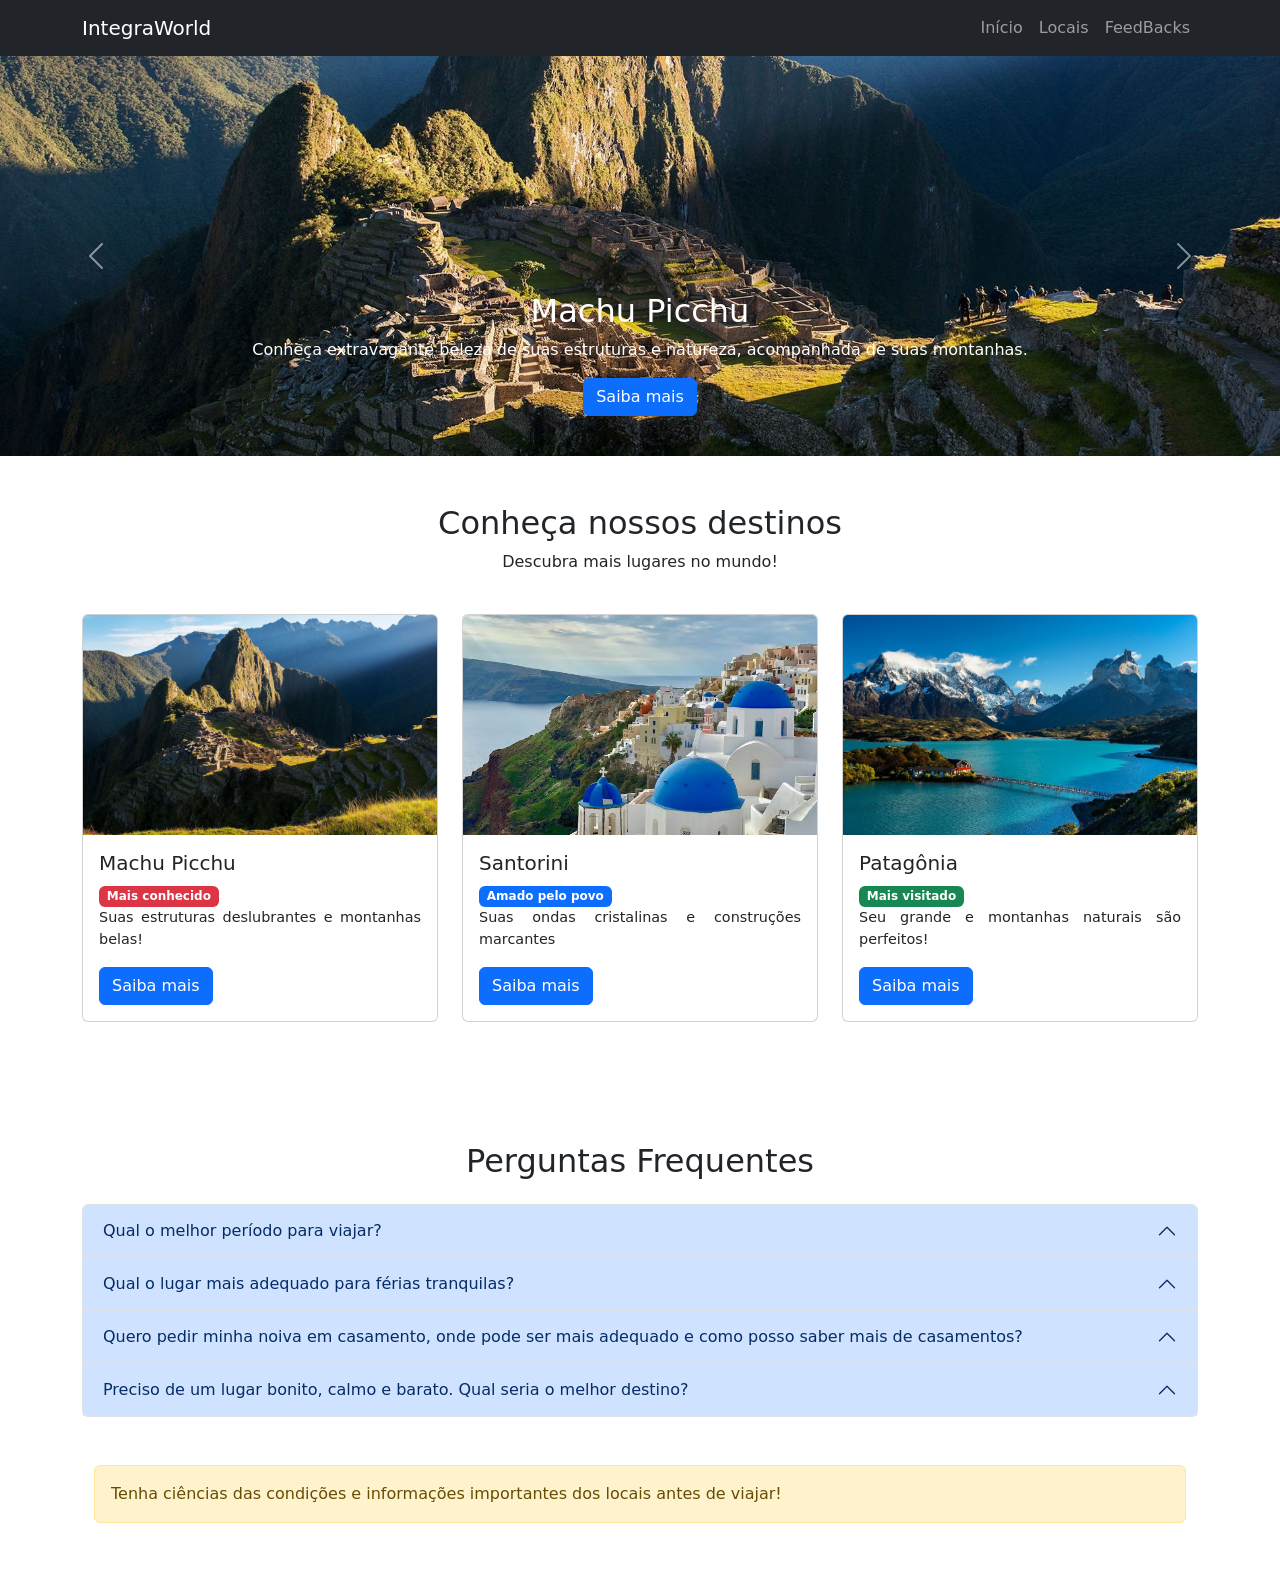
<file: index.html>
<!DOCTYPE html>
<html lang="pt-br">

<head>
  <meta charset="UTF-8">
  <meta name="viewport" content="width=device-width, initial-scale=1.0">
 
 <link href="https://cdn.jsdelivr.net/npm/bootstrap@5.3.3/dist/css/bootstrap.min.css" rel="stylesheet">
  <link href="./style.css" rel="stylesheet">
  <title>IntegraWorld</title>


</head>
<body>


   <nav class="navbar navbar-expand-lg bg-dark navbar-dark">
    <div class="container">
      <a class="navbar-brand" href="#">
        IntegraWorld
      </a>

      <button class="navbar-toggler"
        type="button"
        data-bs-toggle="collapse"
        data-bs-target="#menu">
        <span class="navbar-toggler-icon"></span>
      </button>

      <div class="collapse navbar-collapse" id="menu">
        <div class="navbar-nav ms-auto">
          <a class="nav-link" href="./index.html">
            Início</a>
          <a class="nav-link" href="./Front-End/Locais.html">
            Locais</a>
          <a class="nav-link" href="./feedbacks.html">
             FeedBacks </a>
        </div>
      </div>
    </div>
  </nav>

  
  <div id="carouselTurismo" class="carousel slide" data-bs-ride="carousel">
    <button class="carousel-control-prev" type="button" data-bs-target="#carouselTurismo" data-bs-slide="prev">
    <span class="carousel-control-prev-icon">
    </span>
  </button>

  <button class="carousel-control-next" type="button" data-bs-target="#carouselTurismo" data-bs-slide="next">
    <span class="carousel-control-next-icon">
    </span>
  </button>
    <div class="carousel-inner">
      <div class="carousel-item active">
        <img src="./Front-End/IMG/Muchu Picchu.jpg" class="d-block w-100" alt="Destino">
        <div class="carousel-caption">
          <h2>Machu Picchu</h2>
          <p>Conheça extravagante beleza de suas estruturas e natureza, acompanhada de suas montanhas.</p>
          <button class="btn btn-primary">
            
            Saiba mais
          </button>
        </div>
      </div>

      <div class="carousel-item">
        <img src="./Front-End/IMG/SANTORININOVO.jpg" class="d-block w-100">
        <div class="carousel-caption">
          <h2>Santorini</h2>
          <p>Observe de perto as belezas de suas ondas e conheça sua beleza natural e urbana!</p>
          <button class="btn btn-primary">
            Saiba mais
          </button>
        </div>
      </div>



      <div class="carousel-item">
        <img src="./Front-End/IMG/PATAGONIACARROSSEL.jpg" class="d-block w-100">
        <div class="carousel-caption">
          <h2>Patagônia</h2>
          <p>Veja a beleza natural deste local!</p>
          <button class="btn btn-primary">
            Saiba mais
          </button>
        </div>
      </div>

    </div>
  </div>

  


      <section class="container my-5">
        
        <h2 class="text-center">        
        Conheça nossos destinos
        </h2>       
        <p class="text-center">        
        Descubra mais lugares no mundo!
        </p>
<br>

        <div class="row">

          <div class="col-md-4">
          
            <div class="card" style="width: 18rem;">
              <img src="./Front-End/IMG/Muchu-picchu cardizito.jpg" class="card-img-top" alt="Machu Picchu">
              <div class="card-body">
                <h5 class="card-title">

                  Machu Picchu         
                  </h5>
                  <span class="badge bg-danger">
                  Mais conhecido             
                  </span>

          
                <p class="card-text">Suas estruturas deslubrantes e montanhas belas!</p>
                <button class="btn btn-primary"
                data-bs-toggle="modal"
                data-bs-target="#modalMuchu">
                    Saiba mais 
                  </button>
              </div>
            </div>
          
          </div>
          
          <div class="col-md-4">
          
            <div class="card" style="width: 18rem;">
              <img src="./Front-End/IMG/SANTORINICARD.jfif" class="card-img-top" alt="Santorini">
              <div class="card-body">

                <h5 class="card-title">

                  Santorini              
                  </h5>
                  <span class="badge bg-primary">
                  Amado pelo povo               
                  </span>

                <p class="card-text">Suas ondas cristalinas e construções marcantes</p>
                <button class="btn btn-primary"
                data-bs-toggle="modal"
                data-bs-target="#modalSantorini">
                    Saiba mais 
                  </button>
              </div>
            </div>
          
          </div>
          
          <div class="col-md-4">
          
            <div class="card" style="width: 18rem;">
              <img src="./Front-End/IMG/PATAGONITACARDZS.png" class="card-img-top" alt="Patagonia">
              <div class="card-body">
                <h5 class="card-title">

                  Patagônia               
                  </h5>
                  <span class="badge bg-success">
                  Mais visitado                  
                  </span>
                <p class="card-text">Seu grande e montanhas naturais são perfeitos!</p>
                <button class="btn btn-primary"
                data-bs-toggle="modal"
                data-bs-target="#modalPatagônia">
                    Saiba mais 
                  </button>


              </div>
            </div>
          
          </div>
          
          </div>
        
          <div class="modal fade" id="modalPatagônia">
          <div class="modal-dialog">
          <div class="modal-content">
          <div class="modal-header" style="background-color: rgb(116, 160, 116);">
        <h5 class="modal-title3">Patagônia</h5>
        <button type="button" class="btn-close" data-bs-dismiss="modal"></button>
                </div>
                <div class="modal-body">
                  <img src="./Front-End/IMG/PATAGÕNIZANDO.jpg" alt="Patagônia" class="img-fluid rounded mb-3">
                  <p>Patagônia

A Patagônia é uma região localizada no extremo sul da Argentina e do Chile, conhecida por suas paisagens impressionantes. Entre montanhas, geleiras, lagos e grandes campos, destaca-se pela natureza preservada e pela diversidade de animais. Entre seus principais atrativos estão o Glaciar Perito Moreno, o Parque Nacional Torres del Paine e a cidade de Ushuaia.
 </p>
Não há apenas paisagens deslumbrantes, mas também uma rica fauna e flora, tornando a Patagônia um destino ideal para os amantes da natureza e da aventura.
          
                </div>
              <div class="modal-footer" style="background-color: rgb(116, 160, 116);">
               <button type="button" class="btn btn-secondary" data-bs-dismiss="modal">Fechar</button>
             </div>
             </div>
            </div>
          </div>    

          
          <div class="modal fade" id="modalSantorini">
            <div class="modal-dialog">
            <div class="modal-content">
            <div class="modal-header" style="background-color: rgb(148, 192, 192);" >
             
               
          <h5 class="modal-title2">Santorini</h5>
          <button type="button" class="btn-close" data-bs-dismiss="modal"></button>
                  </div>
                  <div class="modal-body">
                      <img src="./Front-End/IMG/SANTORINIZITO.webp" alt="Santorini" class="img-fluid rounded mb-3">
                    <p>

Santorini é uma ilha grega famosa por suas casas brancas com cúpulas azuis, construídas sobre falésias com vista para o mar Egeu. 
Formada por uma antiga atividade vulcânica, a ilha combina belas paisagens, praias e vilarejos charmosos. Entre os destaques estão Oia, conhecida pelo pôr do sol, e Fira, principal centro da ilha.
</p>
Pode-se ver que não há apenas estruturas belas e históricas, mas também uma natureza exuberante e encantadora.  
                  </div>
                <div class="modal-footer" style="background-color: rgb(148, 192, 192);">
                 <button type="button" class="btn btn-secondary" data-bs-dismiss="modal">Fechar</button>
              </div>
               </div>
              </div>
            </div>    
  
            <div class="modal fade" id="modalMuchu">
              <div class="modal-dialog">
              <div class="modal-content">
              <div class="modal-header" style="background-color: rgb(186, 248, 177);">
            <h5 class="modal-title1">Machu Picchu</h5>
            <button type="button" class="btn-close" data-bs-dismiss="modal"></button>
                    </div>
                    <div class="modal-body">
                      <img src="./Front-End/IMG/MAHUPICHULINO.webp" alt="Machu Picchu" class="img-fluid rounded mb-3">
                      <p>

Machu Picchu é uma antiga cidade inca localizada nas montanhas do Peru. Construída no século XV, destaca-se por suas construções históricas e pela impressionante paisagem dos Andes. Entre os principais atrativos estão o Templo do Sol, a Pedra Intihuatana e os terraços agrícolas.
</p>
O lugar apresenta uma combinação de história, arquitetura e natureza, sendo um dos destinos turísticos mais famosos do mundo.
              
                    </div>
                  <div class="modal-footer" style="background-color: rgb(186, 248, 177);">
                   <button type="button" class="btn btn-secondary" data-bs-dismiss="modal">Fechar</button>
                 </div>
                 </div>
                </div>
              </div>    

      </section>
     

        <section class="container text-center my-5">


</section>
      <BR>
    
        <div class="container my-5">

          <h2 class="text-center mb-4">
        
            Perguntas Frequentes        
          </h2>
        
          <div class="accordion" id="faq">
        
            <div class="accordion-item">

              <h2 class="accordion-header">
            
                <button class="accordion-button"
            
                  data-bs-toggle="collapse"
            
                  data-bs-target="#pergunta1">
            
                  Qual o melhor período para viajar?
            
              </button>
            
              </h2>
              <div id="pergunta1"
                class="accordion-collapse collapse"
                data-bs-parent="#faq">
                <div class="accordion-body">
            
                  O melhor período depende do destino            
                  e das condições climáticas.
            
                </div>
            
              </div>
            
            </div>


            <div class="accordion-item">

              <h2 class="accordion-header">
            
                <button class="accordion-button"
            
                  data-bs-toggle="collapse"
            
                  data-bs-target="#pergunta2">
            
                  Qual o lugar mais adequado para férias tranquilas?
            
              </button>
            
              </h2>
              <div id="pergunta2"
                class="accordion-collapse collapse"
                data-bs-parent="#faq">
                <div class="accordion-body">
            
                  O melhor lugar para isto é Santorini, uma cidade linda que muitas pessoas adoram e voltam cheio de vontade de mais férias. Muitos até pedem em casamento seus pares por ser um lugar único!
            
                </div>
            
              </div>
            
            </div>


            <div class="accordion-item">

              <h2 class="accordion-header">
            
                <button class="accordion-button"
            
                  data-bs-toggle="collapse"
            
                  data-bs-target="#pergunta3">
            
                  Quero pedir minha noiva em casamento, onde pode ser mais adequado e como posso saber mais de casamentos?
        
            
              </button>
            
              </h2>
              <div id="pergunta3"
                class="accordion-collapse collapse"
                data-bs-parent="#faq">
                <div class="accordion-body">
            
                  Para um pedido de casamento, um ambiente perfeito deixa a ocasião mais especial. Para isso, acredito que Santorini seja um lugar lindo para marcar este grande laço eterno e momento. Já para saber mais de casamento, Info Clothing é a escolha certa!
            
                </div>
            
              </div>
            
            </div>

<div class="accordion-item">

              <h2 class="accordion-header">
            
                <button class="accordion-button"
            
                  data-bs-toggle="collapse"
            
                  data-bs-target="#pergunta4">
            
                  Preciso de um lugar bonito, calmo e barato. Qual seria o melhor destino?
              </button>
            
              </h2>
              <div id="pergunta4"
                class="accordion-collapse collapse"
                data-bs-parent="#faq">
                <div class="accordion-body">
            
                 Entre os locais apresentados, Machu Picchu é o mais barato e de brinde também é calmo, sendo um lugar lindo e com uma história incrível. Pode-se dizer ser um dos destinos mais visitados do mundo e amado pelo povo. Não perca tempo e vá conhecer este lugar incrível!
          </div>
       </div>
</div>
</div>

       

 <div class="container my-5">
      <div class="alert alert-warning">

        Tenha ciências das condições e informações importantes dos locais antes de viajar!
        
      </div>  
        </div>
        
<script src="https://cdn.jsdelivr.net/npm/bootstrap@5.3.3/dist/js/bootstrap.bundle.min.js"> </script>
</body>

</html>
</file>
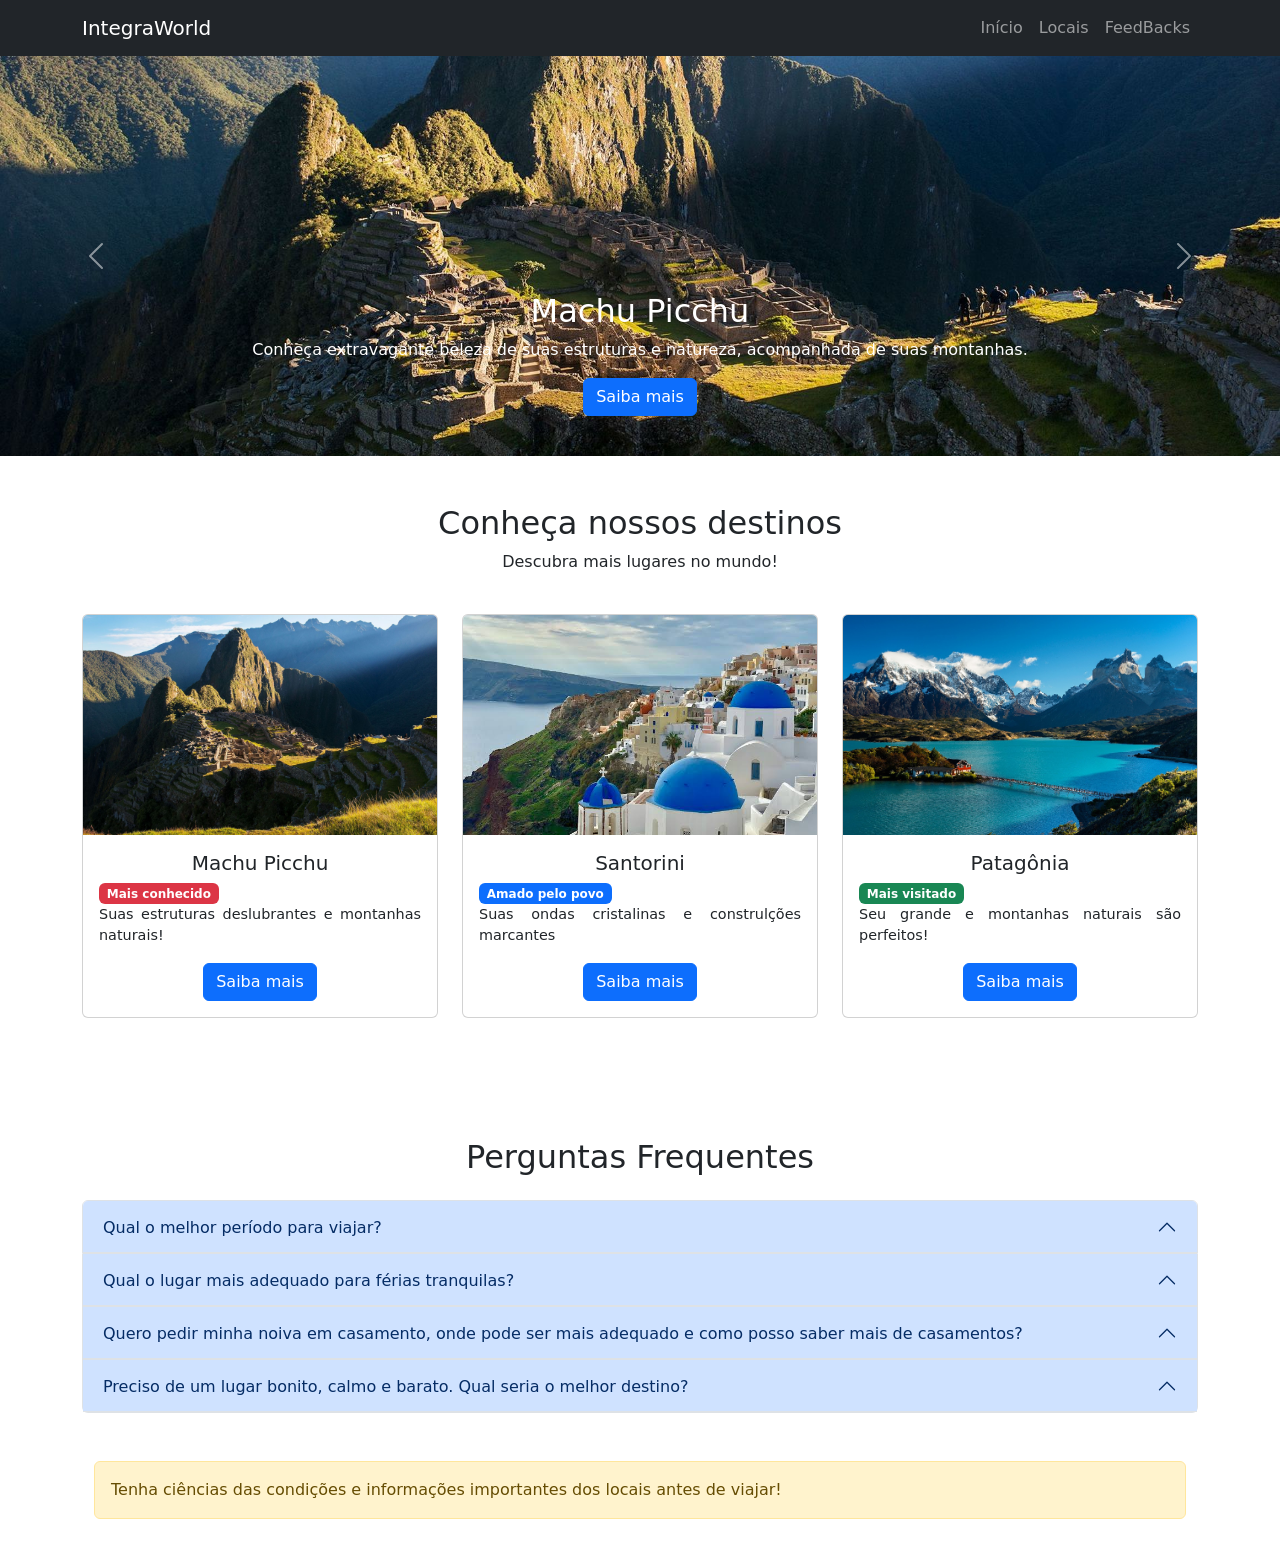
<file: Front-End/index.html>
<!DOCTYPE html>
<html lang="pt-br">

<head>
  <meta charset="UTF-8">
  <meta name="viewport" content="width=device-width, initial-scale=1.0">
 
 <link href="https://cdn.jsdelivr.net/npm/bootstrap@5.3.3/dist/css/bootstrap.min.css" rel="stylesheet">
  <link href="./CSS/style.css" rel="stylesheet">
  <title>IntegraWorld</title>


</head>
<body>


   <nav class="navbar navbar-expand-lg bg-dark navbar-dark">
    <div class="container">
      <a class="navbar-brand" href="#">
        IntegraWorld
      </a>

      <button class="navbar-toggler"
        type="button"
        data-bs-toggle="collapse"
        data-bs-target="#menu">
        <span class="navbar-toggler-icon"></span>
      </button>

      <div class="collapse navbar-collapse" id="menu">
        <div class="navbar-nav ms-auto">
          <a class="nav-link" href="./index.html">
            Início</a>
          <a class="nav-link" href="./Locais.html">
            Locais</a>
          <a class="nav-link" href="./feedbacks.html">
             FeedBacks </a>
        </div>
      </div>
    </div>
  </nav>

  
  <div id="carouselTurismo" class="carousel slide" data-bs-ride="carousel">
    <button class="carousel-control-prev" type="button" data-bs-target="#carouselTurismo" data-bs-slide="prev">
    <span class="carousel-control-prev-icon">
    </span>
  </button>

  <button class="carousel-control-next" type="button" data-bs-target="#carouselTurismo" data-bs-slide="next">
    <span class="carousel-control-next-icon">
    </span>
  </button>
    <div class="carousel-inner">
      <div class="carousel-item active">
        <img src="./IMG/Muchu Picchu.jpg" class="d-block w-100" alt="Destino">
        <div class="carousel-caption">
          <h2>Machu Picchu</h2>
          <p>Conheça extravagante beleza de suas estruturas e natureza, acompanhada de suas montanhas.</p>
          <button class="btn btn-primary">
            
            Saiba mais
          </button>
        </div>
      </div>

      <div class="carousel-item">
        <img src="./IMG/SANTORININOVO.jpg" class="d-block w-100">
        <div class="carousel-caption">
          <h2>Santorini</h2>
          <p>Observe de perto as belezas de suas ondas e conheça sua beleza natural e urbana!</p>
          <button class="btn btn-primary">
            Saiba mais
          </button>
        </div>
      </div>



      <div class="carousel-item">
        <img src="./IMG/PATAGONIACARROSSEL.jpg" class="d-block w-100">
        <div class="carousel-caption">
          <h2>Patagônia</h2>
          <p>Veja a beleza natural deste local!</p>
          <button class="btn btn-primary">
            Saiba mais
          </button>
        </div>
      </div>

    </div>
  </div>

  


      <section class="container my-5">
        
        <h2 class="text-center">        
        Conheça nossos destinos
        </h2>       
        <p class="text-center">        
        Descubra mais lugares no mundo!
        </p>
<br>

        <div class="row g-4 destino-cards">

          <div class="col-md-4">
          
            <div class="card" style="width: 18rem;">
              <img src="./IMG/Muchu-picchu cardizito.jpg" class="card-img-top" alt="Machu Picchu">
              <div class="card-body">
                <h5 class="card-title">

                  Machu Picchu         
                  </h5>
                  <span class="badge bg-danger">
                  Mais conhecido             
                  </span>

          
                <p class="card-text">Suas estruturas deslubrantes e montanhas naturais!</p>
                <button class="btn btn-primary"
                data-bs-toggle="modal"
                data-bs-target="#modalMuchu">
                    Saiba mais 
                  </button>
              </div>
            </div>
          
          </div>
          
          <div class="col-md-4">
          
            <div class="card" style="width: 18rem;">
              <img src="./IMG/SANTORINICARD.jfif" class="card-img-top" alt="Santorini">
              <div class="card-body">

                <h5 class="card-title">

                  Santorini              
                  </h5>
                  <span class="badge bg-primary">
                  Amado pelo povo               
                  </span>

                <p class="card-text">Suas ondas cristalinas e construlções marcantes</p>
                <button class="btn btn-primary"
                data-bs-toggle="modal"
                data-bs-target="#modalSantorini">
                    Saiba mais 
                  </button>
              </div>
            </div>
          
          </div>
          
          <div class="col-md-4">
          
            <div class="card" style="width: 18rem;">
              <img src="./IMG/PATAGONITACARDZS.png" class="card-img-top" alt="Patagonia">
              <div class="card-body">
                <h5 class="card-title">

                  Patagônia               
                  </h5>
                  <span class="badge bg-success">
                  Mais visitado                  
                  </span>
                <p class="card-text">Seu grande e montanhas naturais são perfeitos!</p>
                <button class="btn btn-primary"
                data-bs-toggle="modal"
                data-bs-target="#modalPatagônia">
                    Saiba mais 
                  </button>


              </div>
            </div>
          
          </div>
          
          </div>
        
          <div class="modal fade" id="modalPatagônia">
          <div class="modal-dialog">
          <div class="modal-content">
          <div class="modal-header" style="background-color: rgb(116, 160, 116);">
        <h5 class="modal-title3">Patagônia</h5>
        <button type="button" class="btn-close" data-bs-dismiss="modal"></button>
                </div>
                <div class="modal-body">
                  <img src="./IMG/PATAGÕNIZANDO.jpg" alt="Patagônia" class="img-fluid rounded mb-3">
                  <p>Patagônia

A Patagônia é uma região localizada no extremo sul da Argentina e do Chile, conhecida por suas paisagens impressionantes. Entre montanhas, geleiras, lagos e grandes campos, destaca-se pela natureza preservada e pela diversidade de animais. Entre seus principais atrativos estão o Glaciar Perito Moreno, o Parque Nacional Torres del Paine e a cidade de Ushuaia.
 </p>
Não há apenas paisagens deslumbrantes, mas também uma rica fauna e flora, tornando a Patagônia um destino ideal para os amantes da natureza e da aventura.
          
                </div>
              <div class="modal-footer" style="background-color: rgb(116, 160, 116);">
               <button type="button" class="btn btn-secondary" data-bs-dismiss="modal">Fechar</button>
             </div>
             </div>
            </div>
          </div>    

          
          <div class="modal fade" id="modalSantorini">
            <div class="modal-dialog">
            <div class="modal-content">
            <div class="modal-header" style="background-color: rgb(148, 192, 192);" >
             
               
          <h5 class="modal-title2">Santorini</h5>
          <button type="button" class="btn-close" data-bs-dismiss="modal"></button>
                  </div>
                  <div class="modal-body">
                      <img src="./IMG/SANTORINIZITO.webp" alt="Santorini" class="img-fluid rounded mb-3">
                    <p>

Santorini é uma ilha grega famosa por suas casas brancas com cúpulas azuis, construídas sobre falésias com vista para o mar Egeu. 
Formada por uma antiga atividade vulcânica, a ilha combina belas paisagens, praias e vilarejos charmosos. Entre os destaques estão Oia, conhecida pelo pôr do sol, e Fira, principal centro da ilha.
</p>
Pode-se ver que não há apenas estruturas belas e históricas, mas também uma natureza exuberante e encantadora.  
                  </div>
                <div class="modal-footer" style="background-color: rgb(148, 192, 192);">
                 <button type="button" class="btn btn-secondary" data-bs-dismiss="modal">Fechar</button>
              </div>
               </div>
              </div>
            </div>    
  
            <div class="modal fade" id="modalMuchu">
              <div class="modal-dialog">
              <div class="modal-content">
              <div class="modal-header" style="background-color: rgb(186, 248, 177);">
            <h5 class="modal-title1">Machu Picchu</h5>
            <button type="button" class="btn-close" data-bs-dismiss="modal"></button>
                    </div>
                    <div class="modal-body">
                      <img src="./IMG/MAHUPICHULINO.webp" alt="Machu Picchu" class="img-fluid rounded mb-3">
                      <p>

Machu Picchu é uma antiga cidade inca localizada nas montanhas do Peru. Construída no século XV, destaca-se por suas construções históricas e pela impressionante paisagem dos Andes. Entre os principais atrativos estão o Templo do Sol, a Pedra Intihuatana e os terraços agrícolas.
</p>
O lugar apresenta uma combinação de história, arquitetura e natureza, sendo um dos destinos turísticos mais famosos do mundo.
              
                    </div>
                  <div class="modal-footer" style="background-color: rgb(186, 248, 177);">
                   <button type="button" class="btn btn-secondary" data-bs-dismiss="modal">Fechar</button>
                 </div>
                 </div>
                </div>
              </div>    

      </section>
     

        <section class="container text-center my-5">


</section>
      <BR>
    
        <div class="container my-5">

          <h2 class="text-center mb-4">
        
            Perguntas Frequentes        
          </h2>
        
          <div class="accordion" id="faq">
        
            <div class="accordion-item">

              <h2 class="accordion-header">
            
                <button class="accordion-button"
            
                  data-bs-toggle="collapse"
            
                  data-bs-target="#pergunta1">
            
                  Qual o melhor período para viajar?
            
              </button>
            
              </h2>
              <div id="pergunta1"
                class="accordion-collapse collapse"
                data-bs-parent="#faq">
                <div class="accordion-body">
            
                  O melhor período depende do destino            
                  e das condições climáticas.
            
                </div>
            
              </div>
            
            </div>


            <div class="accordion-item">

              <h2 class="accordion-header">
            
                <button class="accordion-button"
            
                  data-bs-toggle="collapse"
            
                  data-bs-target="#pergunta2">
            
                  Qual o lugar mais adequado para férias tranquilas?
            
              </button>
            
              </h2>
              <div id="pergunta2"
                class="accordion-collapse collapse"
                data-bs-parent="#faq">
                <div class="accordion-body">
            
                  O melhor lugar para isto é Santorini, uma cidade linda que muitas pessoas adoram e voltam cheio de vontade de mais férias. Muitos até pedem em casamento seus pares por ser um lugar único!
            
                </div>
            
              </div>
            
            </div>


            <div class="accordion-item">

              <h2 class="accordion-header">
            
                <button class="accordion-button"
            
                  data-bs-toggle="collapse"
            
                  data-bs-target="#pergunta3">
            
                  Quero pedir minha noiva em casamento, onde pode ser mais adequado e como posso saber mais de casamentos?
        
            
              </button>
            
              </h2>
              <div id="pergunta3"
                class="accordion-collapse collapse"
                data-bs-parent="#faq">
                <div class="accordion-body">
            
                  Para um pedido de casamento, um ambiente perfeito deixa a ocasião mais especial. Para isso, acredito que Santorini seja um lugar lindo para marcar este grande laço eterno e momento. Já para saber mais de casamento, Info Clothing é a escolha certa!
            
                </div>
            
              </div>
            
            </div>

<div class="accordion-item">

              <h2 class="accordion-header">
            
                <button class="accordion-button"
            
                  data-bs-toggle="collapse"
            
                  data-bs-target="#pergunta4">
            
                  Preciso de um lugar bonito, calmo e barato. Qual seria o melhor destino?
              </button>
            
              </h2>
              <div id="pergunta4"
                class="accordion-collapse collapse"
                data-bs-parent="#faq">
                <div class="accordion-body">
            
                 Entre os locais apresentados, Machu Picchu é o mais barato e de brinde também é calmo, sendo um lugar lindo e com uma história incrível. Pode-se dizer ser um dos destinos mais visitados do mundo e amado pelo povo. Não perca tempo e vá conhecer este lugar incrível!
          </div>
       </div>
</div>
</div>

       

 <div class="container my-5">
      <div class="alert alert-warning">

        Tenha ciências das condições e informações importantes dos locais antes de viajar!
        
      </div>  
        </div>
        
<script src="https://cdn.jsdelivr.net/npm/bootstrap@5.3.3/dist/js/bootstrap.bundle.min.js"> </script>
</body>

</html>
</file>
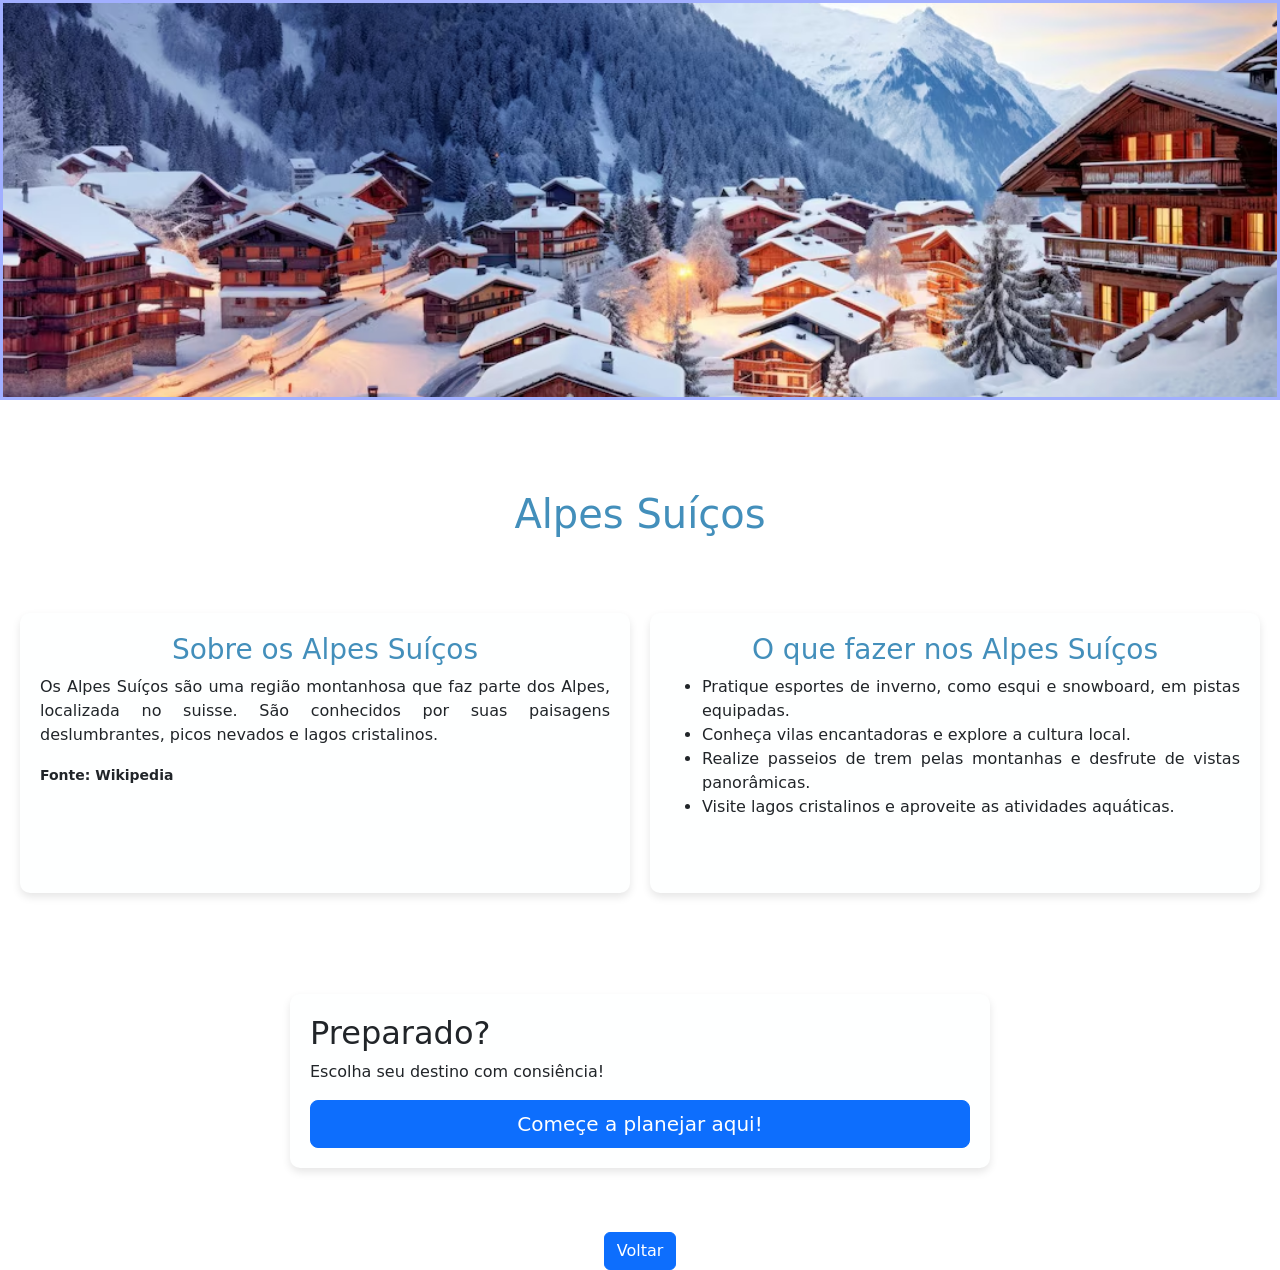
<file: Front-End/Alpessuicos.html>
<!DOCTYPE html>
<html lang="pt-br">

<head>
    <meta charset="UTF-8">
    <meta name="viewport" content="width=device-width, initial-scale=1.0">

    <link href="https://cdn.jsdelivr.net/npm/bootstrap@5.3.3/dist/css/bootstrap.min.css" rel="stylesheet">
    <link href="./CSS/style.css" rel="stylesheet">
    <title>Alpes Suíços</title>


</head>

<body>




    <div id="carouselAlpessuicos" class="carousel slide" data-bs-ride="carousel">

        <div class="carousel-inner">
            <div class="carousel-item active">
                <img src="./IMG/ALPISNEVADIS.avif" class="d-block w-100" alt="Destino"
                    style="border: solid 3px #a1afff">
                <div class="carousel-caption">

                </div>
            </div>

            <div class="carousel-item">
                <img src="./IMG/ALPEZICOSSUECOS.webp" class="d-block w-100" style="border: solid 3px #a1afff">
                <div class="carousel-caption">
                </div>
            </div>



            <div class="carousel-item">
                <img src="./IMG/ALPISSUINUS.jfif" class="d-block w-100" style="border: solid 3px #a1afff">
                <div class="carousel-caption">

                </div>
            </div>

        </div>
    </div>




    <h1 style="text-align: center; position: relative; top: 90px;  color: rgb(67, 143, 187)">Alpes Suíços</h1>

    <br><br><br>

    <div class="container-cards">

        <div class="card1">



            <h3 style="color: rgb(67, 143, 187); align-items: center; display: flex; justify-content: center;">Sobre os
                Alpes Suíços</h3>
            <p>Os Alpes Suíços são uma região montanhosa que faz parte dos Alpes, localizada no suisse.
                São conhecidos por suas paisagens deslumbrantes, picos nevados e lagos cristalinos.</p>
            <p><small><b>Fonte: Wikipedia</small></b></p>
        </div>

        <div class="card2">
            <h3 style="color: rgb(67, 143, 187); align-items: center; display: flex; justify-content: center;">O que
                fazer nos Alpes Suíços</h3>
            <ul>
                <li>Pratique esportes de inverno, como esqui e snowboard, em pistas equipadas.</li>
                <li>Conheça vilas encantadoras e explore a cultura local.</li>
                <li>Realize passeios de trem pelas montanhas e desfrute de vistas panorâmicas.</li>
                <li>Visite lagos cristalinos e aproveite as atividades aquáticas.</li>
            </ul>
        </div>
    </div>


    
    <div class="containerprep">
        <div class="Preparado">
            <h2>Preparado?</h2>


            <p>Escolha seu destino com consiência!</p>
            <a href="Planejamento.html" class="btn btn-primary btn-lg">
                Começe a planejar aqui!
            </a>
        </div>
    </div>

    <br><br>

    

    <div class="botao">
        <a href="./Locais.html" class="btn btn-primary" ;>Voltar</a>
    </div>
    <style>
        .container-cards {
            display: flex;
            justify-content: center;
            align-items: center;
            height: 50vh;
            padding: 20px;
            gap: 20px;
        }

        .card1 {
            background-color: rgb(254, 255, 255);
            padding: 20px;
            border-radius: 10px;
            box-shadow: 0 4px 8px rgba(0, 0, 0, 0.1);
            width: 100%;
            height: 280px;
            min-height: 100px;
            max-height: 350px;
            text-align: justify;

        }

        .card2 {
            background-color: rgb(254, 255, 255);
            padding: 20px;
            border-radius: 10px;
            box-shadow: 0 4px 8px rgba(0, 0, 0, 0.1);
            width: 100%;
            height: 280px;
            min-height: 100px;
            max-height: 350px;
            text-align: justify;

        }

        .p {
            text-align: justify;
            font-size: 34px;
        }



        .botao {
            display: flex;
            justify-content: center;
            position: relative;
            top: -85px;
        }
    </style>

    <script src="https://cdn.jsdelivr.net/npm/bootstrap@5.3.3/dist/js/bootstrap.bundle.min.js"></script>
</body>

</html>
</file>
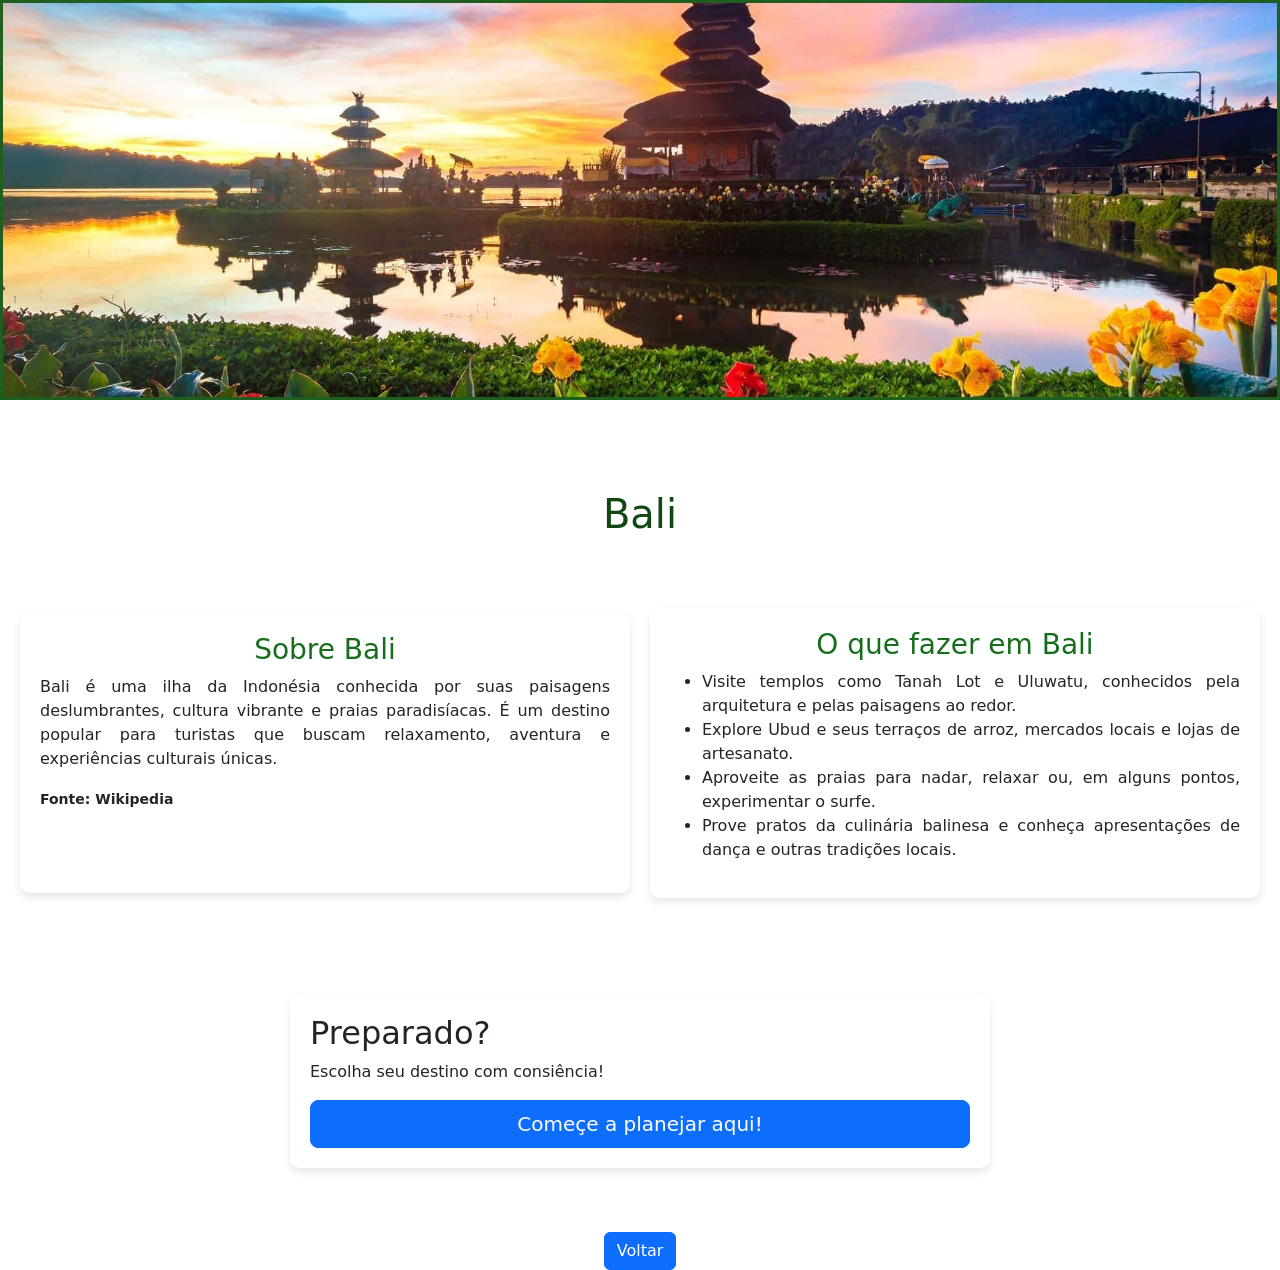
<file: Front-End/Bali.html>
<!DOCTYPE html>
<html lang="pt-br">

<head>
  <meta charset="UTF-8">
  <meta name="viewport" content="width=device-width, initial-scale=1.0">
 
 <link href="https://cdn.jsdelivr.net/npm/bootstrap@5.3.3/dist/css/bootstrap.min.css" rel="stylesheet">
  <link href="./CSS/style.css" rel="stylesheet">
  <title>Bali</title>


</head>
<body>

  

    <div id="carouselBali" class="carousel slide" data-bs-ride="carousel">
   
    <div class="carousel-inner">
      <div class="carousel-item active">
        <img src="./IMG/BALITOZITO.jpg" class="d-block w-100" alt="Destino" style="border: solid 3px #1f5e1f">
        <div class="carousel-caption">
    
        </div>
      </div>

      <div class="carousel-item">
        <img src="./IMG/BALITOZITO2.webp" class="d-block w-100" style="border: solid 3px #1f5e1f">
        <div class="carousel-caption">
        </div>
      </div>



      <div class="carousel-item">
        <img src="./IMG/BALITOZITO3.webp" class="d-block w-100" style="border: solid 3px #1f5e1f">
        <div class="carousel-caption">

        </div>
      </div>

    </div>
  </div>

  


    <h1 style="text-align: center; position: relative; top: 90px;  color: rgb(16, 71, 18)">Bali</h1>

    <br><br><br>

    <div class="container-cards">

        <div class="card1">



            <h3 style="color: rgb(24, 109, 29); align-items: center; display: flex; justify-content: center;">Sobre Bali</h3>
            <p>Bali é uma ilha da Indonésia conhecida por suas paisagens deslumbrantes, cultura vibrante e praias paradisíacas. 
                É um destino popular para turistas que buscam relaxamento, aventura e experiências culturais únicas.  </p>
            
            
        
            <p><small><b>Fonte: Wikipedia</small></b></p>
        </div>

        <div class="card2">
            <h3 style="color: rgb(24, 109, 29); align-items: center; display: flex; justify-content: center;">O que fazer em Bali</h3>
            <ul>
                <li>Visite templos como Tanah Lot e Uluwatu, conhecidos pela arquitetura e pelas paisagens ao redor.</li>
                <li>Explore Ubud e seus terraços de arroz, mercados locais e lojas de artesanato.</li>
                <li>Aproveite as praias para nadar, relaxar ou, em alguns pontos, experimentar o surfe.</li>
                <li>Prove pratos da culinária balinesa e conheça apresentações de dança e outras tradições locais.</li>
            </ul>
        </div>
    </div>


    
    <div class="containerprep">
        <div class="Preparado">
            <h2>Preparado?</h2>


            <p>Escolha seu destino com consiência!</p>
            <a href="Planejamento.html" class="btn btn-primary btn-lg">
                Começe a planejar aqui!
            </a>
        </div>
    </div>

    <br><br>

    

    <div class="botao">
        <a href="./Locais.html" class="btn btn-primary" ;>Voltar</a>
    </div>
    <style>

  .container-cards {
            display: flex;
            justify-content: center;
            align-items: center;
            height: 50vh;
            padding: 20px;
            gap: 20px;
        }

        .card1 {
            background-color: rgb(254, 255, 255);
            padding: 20px;
            border-radius: 10px;
            box-shadow: 0 4px 8px rgba(0, 0, 0, 0.1);
            width: 100%;
            height: 280px;
            min-height: 100px;
            max-height: 350px;
            text-align: justify;

        }

        .card2 {
            background-color: rgb(254, 255, 255);
            padding: 20px;
            border-radius: 10px;
            box-shadow: 0 4px 8px rgba(0, 0, 0, 0.1);
            width: 100%;
            height: 280px;
            min-height: 100px;
            max-height: 350px;
            text-align: justify;

        }

        .p {
            text-align: justify;
            font-size: 34px;
        }



        .botao {
            display: flex;
            justify-content: center;
            position: relative;
            top: -85px;
        }
    </style>

<script src="https://cdn.jsdelivr.net/npm/bootstrap@5.3.3/dist/js/bootstrap.bundle.min.js"></script>
</body>

</html>
</file>
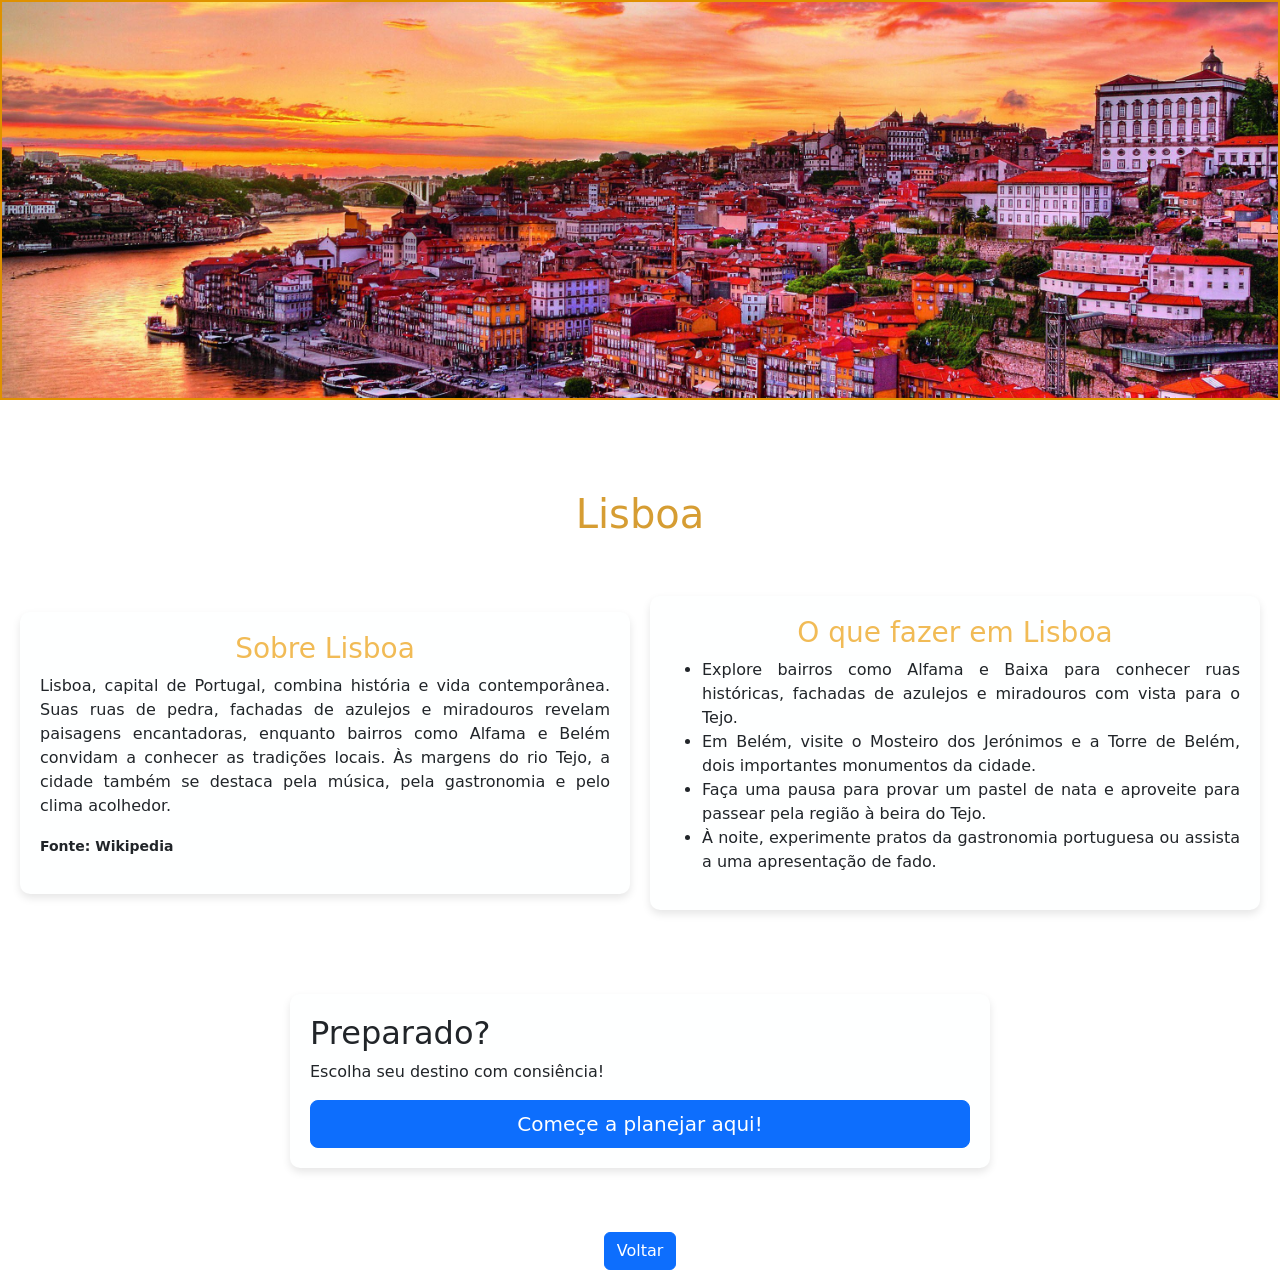
<file: Front-End/Lisboa.html>
<!DOCTYPE html>
<html lang="pt-br">
<head>
    <meta charset="UTF-8">
    <meta name="viewport" content="width=device-width, initial-scale=1.0">
    <link href="https://cdn.jsdelivr.net/npm/bootstrap@5.3.3/dist/css/bootstrap.min.css" rel="stylesheet">
    <link href="./CSS/style.css" rel="stylesheet">
    <title>Lisboa</title>
</head>
<body>


    <div id="carouselLisboa" class="carousel slide" data-bs-ride="carousel">
   
    <div class="carousel-inner">
      <div class="carousel-item active">
        <img src="./IMG/LISBOAAGORAVAI.jpg" class="d-block w-100" alt="Destino" style="border: solid 2px #df9100">
        <div class="carousel-caption">
    
        </div>
      </div>

      <div class="carousel-item">
        <img src="./IMG/LISBOAZINHA2.jfif" class="d-block w-100" style="border: solid 2px #df9100">
        <div class="carousel-caption">
        </div>
      </div>



      <div class="carousel-item">
        <img src="./IMG/LISBOAZINHA3.jpg" class="d-block w-100" style="border: solid 2px #df9100">
        <div class="carousel-caption">

        </div>
      </div>

    </div>
  </div>

  


    <h1 style="text-align: center; position: relative; top: 90px;  color: rgb(214, 157, 51)">Lisboa</h1>

    <br><br><br>

    <div class="container-cards">

        <div class="card1">



            <h3 style="color: rgb(241, 187, 86); align-items: center; display: flex; justify-content: center;">Sobre Lisboa</h3>
            <p>Lisboa, capital de Portugal, combina história e vida contemporânea. Suas ruas de pedra,
                fachadas de azulejos e miradouros revelam paisagens encantadoras, enquanto bairros como
                Alfama e Belém convidam a conhecer as tradições locais. Às margens do rio Tejo, a cidade
                também se destaca pela música, pela gastronomia e pelo clima acolhedor.</p>
                <p><small><b>Fonte: Wikipedia</small></b></p>
        </div>

        <div class="card2">
            <h3 style="color: rgb(241, 187, 86); align-items: center; display: flex; justify-content: center;">O que fazer em Lisboa</h3>
            <ul>
                <li>Explore bairros como Alfama e Baixa para conhecer ruas históricas, fachadas de azulejos e miradouros com vista para o Tejo.</li>
                <li>Em Belém, visite o Mosteiro dos Jerónimos e a Torre de Belém, dois importantes monumentos da cidade.</li>
                <li>Faça uma pausa para provar um pastel de nata e aproveite para passear pela região à beira do Tejo.</li>
                <li>À noite, experimente pratos da gastronomia portuguesa ou assista a uma apresentação de fado.</li>
            </ul>
        </div>
    </div>



    
    <div class="containerprep">
        <div class="Preparado">
            <h2>Preparado?</h2>


            <p>Escolha seu destino com consiência!</p>
            <a href="Planejamento.html" class="btn btn-primary btn-lg">
                Começe a planejar aqui!
            </a>
        </div>
    </div>

    <br><br>


    

    <div class="botao">
        <a href="./Locais.html" class="btn btn-primary" ;>Voltar</a>
    </div>
    <style>

  .container-cards {
            display: flex;
            justify-content: center;
            align-items: center;
            height: 50vh;
            padding: 20px;
            gap: 20px;
        }

        .card1 {
            background-color: rgb(254, 255, 255);
            padding: 20px;
            border-radius: 10px;
            box-shadow: 0 4px 8px rgba(0, 0, 0, 0.1);
            width: 100%;
            height: 280px;
            min-height: 100px;
            max-height: 350px;
            text-align: justify;

        }

        .card2 {
            background-color: rgb(254, 255, 255);
            padding: 20px;
            border-radius: 10px;
            box-shadow: 0 4px 8px rgba(0, 0, 0, 0.1);
            width: 100%;
            height: 280px;
            min-height: 100px;
            max-height: 350px;
            text-align: justify;

        }

        .p {
            text-align: justify;
            font-size: 34px;
        }



        .botao {
            display: flex;
            justify-content: center;
            position: relative;
            top: -85px;
        }
    </style>

<script src="https://cdn.jsdelivr.net/npm/bootstrap@5.3.3/dist/js/bootstrap.bundle.min.js"></script>
</body>

</html>
</file>
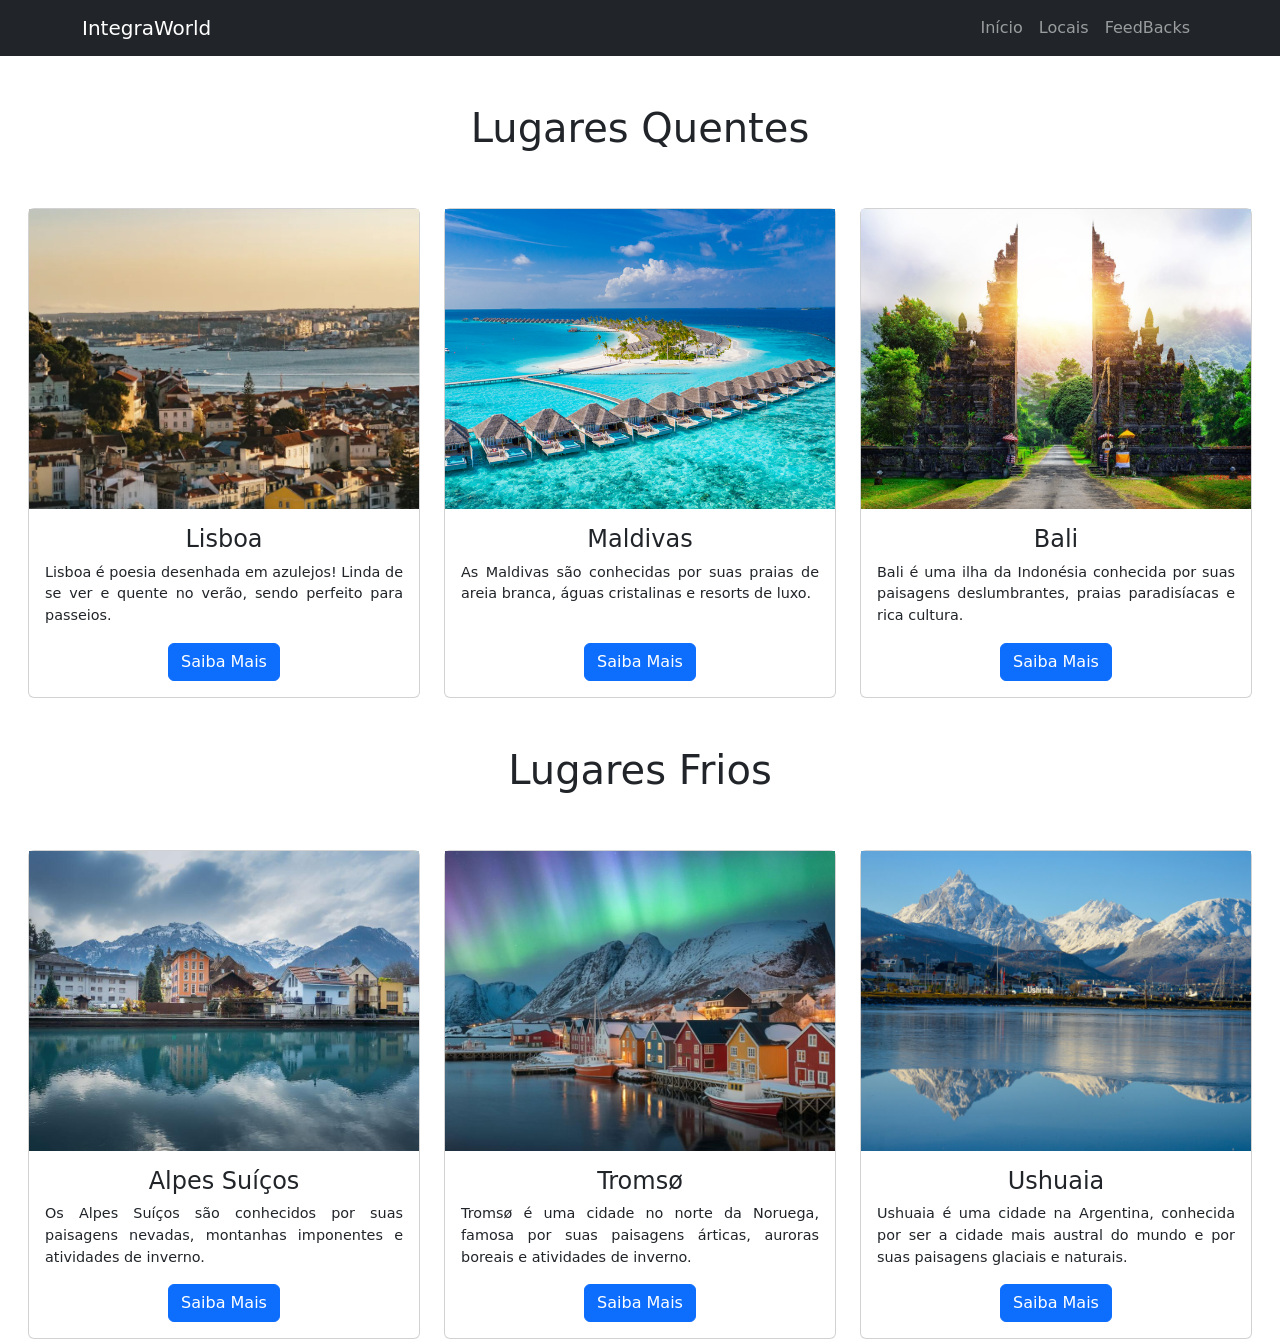
<file: Front-End/Locais.html>
<!DOCTYPE html>
<html lang="pt-br">

<head>
  <meta charset="UTF-8">
  <meta name="viewport" content="width=device-width, initial-scale=1.0">
  <link href="./CSS/style.css" rel="stylesheet">
  <link href="https://cdn.jsdelivr.net/npm/bootstrap@5.3.3/dist/css/bootstrap.min.css" rel="stylesheet">

  <title>Locais</title>

</head>

<body>

  <nav class="navbar navbar-expand-lg bg-dark navbar-dark">
    <div class="container">
      <a class="navbar-brand" href="./index.html">
        IntegraWorld
      </a>

      <button class="navbar-toggler" type="button" data-bs-toggle="collapse" data-bs-target="#menu">
        <span class="navbar-toggler-icon"></span>
      </button>

      <div class="collapse navbar-collapse" id="menu">
        <div class="navbar-nav ms-auto">
          <a class="nav-link" href="./index.html">
            Início</a>
          <a class="nav-link" href="./Locais.html">
            Locais</a>
          <a class="nav-link" href="./feedbacks.html">
            FeedBacks </a>
        </div>
      </div>
    </div>
  </nav>





  <br><br>
  <h1 style="text-align: center;">Lugares Quentes</h1>
  <br><br>
  <div class="row row-cols-1 row-cols-md-2 row-cols-lg-3 g-4 mx-0 px-3 locais-grid">



    <div class="col d-flex">

      <div class="card destino-card h-100">
        <img src=" IMG/Lisboaa.webp" class="card-img-start" alt="Lisboa">
        <div class="card-body">
          <h4 class="card-title">Lisboa</h4>
          <p class="card-text">

            Lisboa é poesia desenhada em azulejos! Linda de se ver e quente no verão, sendo perfeito para passeios.
          </p>
          <a class="btn btn-primary" href="Lisboa.html">Saiba Mais</a>
        </div>

      </div>
    </div>


    <div class="col d-flex">

      <div class="card destino-card h-100">
        <img src=" IMG/Maldivinhas.jpg" class="card-img-start" alt="Maldivas">
        <div class="card-body">
          <h4 class="card-title">Maldivas</h4>
          <p class="card-text">
            As Maldivas são conhecidas por suas praias de areia
            branca, águas cristalinas e resorts de luxo.


          </p>
          <a class="btn btn-primary" href="Maldivas.html">Saiba Mais</a>
        </div>


      </div>
    </div>

    <div class="col d-flex">


      <div class="card destino-card h-100">
        <img src=" IMG/bali.jpg" class="card-img-start" alt="Bali">
        <div class="card-body">
          <h4 class="card-title">Bali</h4>
          <p class="card-text">
            Bali é uma ilha da Indonésia conhecida por suas paisagens deslumbrantes, praias paradisíacas e rica cultura.


          </p>
          <a class="btn btn-primary" href="Bali.html">Saiba Mais</a>
        </div>


      </div>
    </div>


  </div>












  <br><br>
  <h1 style="text-align: center;">Lugares Frios</h1>
  <br><br>
  <div class="row row-cols-1 row-cols-md-2 row-cols-lg-3 g-4 mx-0 px-3 locais-grid">



    <div class="col d-flex">

      <div class="card destino-card h-100">
        <img src=" IMG/ALPESSUICOS.jpg" class="card-img-start" alt="Alpes Suíços">
        <div class="card-body">
          <h4 class="card-title">Alpes Suíços</h4>
          <p class="card-text">

            Os Alpes Suíços são conhecidos por suas paisagens nevadas, montanhas imponentes e atividades de inverno.
          </p>
          <a class="btn btn-primary" href="Alpessuicos.html">Saiba Mais</a>
        </div>

      </div>
    </div>


    <div class="col d-flex">

      <div class="card destino-card h-100">
        <img src=" IMG/Tromsooo.jpg" class="card-img-start" alt="Tromsø">
        <div class="card-body">
          <h4 class="card-title">Tromsø</h4>
          <p class="card-text">
            Tromsø é uma cidade no norte da Noruega, famosa por suas paisagens árticas, auroras boreais e atividades de inverno.


          </p>
          <a class="btn btn-primary" href="Tromso.html">Saiba Mais</a>
        </div>


      </div>
    </div>

    <div class="col d-flex">


      <div class="card destino-card h-100">
        <img src=" IMG/Ushuaia.jpg" class="card-img-start" alt="Ushuaia">
        <div class="card-body">
          <h4 class="card-title">Ushuaia</h4>
          <p class="card-text">
            Ushuaia é uma cidade na Argentina, conhecida por ser a cidade mais austral do mundo e por suas paisagens glaciais e naturais.


          </p>
          <a class="btn btn-primary" href="Ushuaia.html">Saiba Mais</a>
        </div>


      </div>
    </div>


  </div>


 
  <script src="https://cdn.jsdelivr.net/npm/bootstrap@5.3.3/dist/js/bootstrap.bundle.min.js"></script>

</body>

</html>
</file>
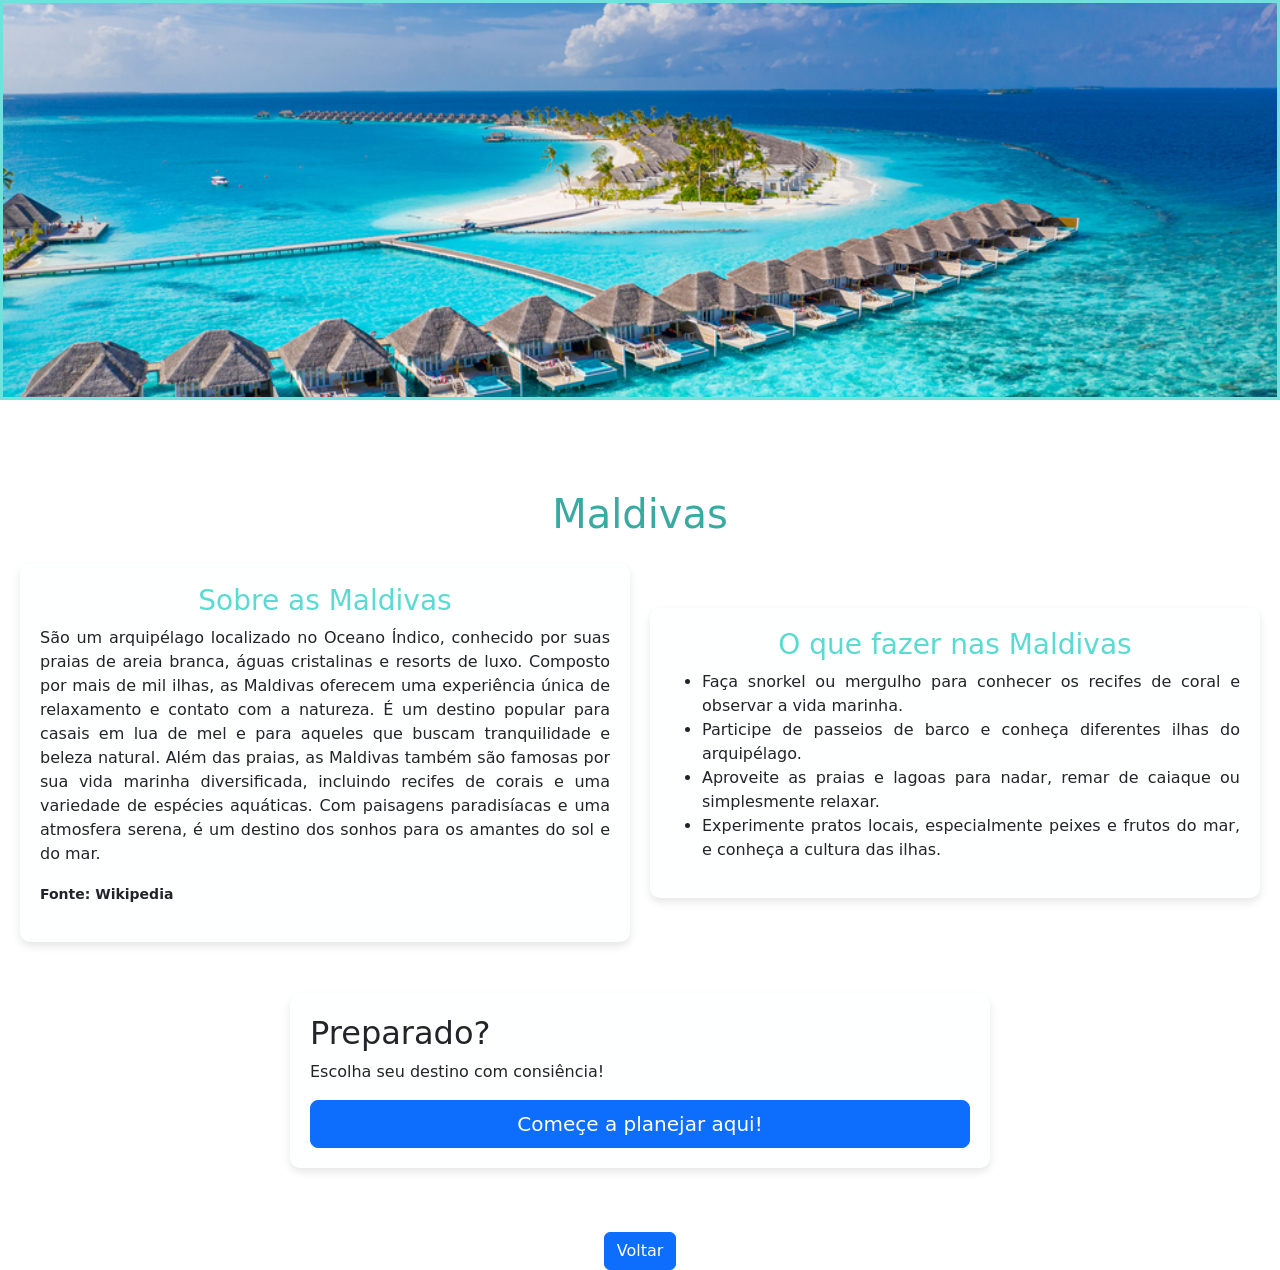
<file: Front-End/Maldivas.html>
<!DOCTYPE html>
<html lang="pt-br">

<head>
    <meta charset="UTF-8">
    <meta name="viewport" content="width=device-width, initial-scale=1.0">
    <link href="https://cdn.jsdelivr.net/npm/bootstrap@5.3.3/dist/css/bootstrap.min.css" rel="stylesheet">
    <link href="./CSS/style.css" rel="stylesheet">
    <title>Maldivas</title>
</head>

<body>





    <div id="carouselMaldivas" class="carousel slide" data-bs-ride="carousel">
   
    <div class="carousel-inner">
      <div class="carousel-item active">
        <img src="./IMG/Maldivinhas.jpg" class="d-block w-100" alt="Destino" style="border: solid 3px #71e2db">
        <div class="carousel-caption">
    
        </div>
      </div>

      <div class="carousel-item">
        <img src="./IMG/MALDIVAS2CARROUSEL.jpg" class="d-block w-100" style="border: solid 3px #71e2db">
        <div class="carousel-caption">
        </div>
      </div>



      <div class="carousel-item">
        <img src="./IMG/MALDIVASDNV.avif" class="d-block w-100" style="border: solid 3px #71e2db">
        <div class="carousel-caption">

        </div>
      </div>

    </div>
  </div>

  


    <h1 style="text-align: center; position: relative; top: 90px;  color: rgb(57, 170, 161)">Maldivas</h1>

    <br><br><br>

    <div class="container-cards">

        <div class="card1">



            <h3 style="color: rgb(90, 219, 209); align-items: center; display: flex; justify-content: center;">Sobre as Maldivas</h3>
            <p>São um arquipélago localizado no Oceano Índico, conhecido por suas praias de areia
                branca, águas cristalinas e resorts de luxo.
                Composto por mais de mil ilhas, as Maldivas oferecem uma experiência única de relaxamento e contato
                com a natureza.
                É um destino popular para casais em lua de mel e para aqueles que buscam tranquilidade e beleza
                natural.
                Além das praias, as Maldivas também são famosas por sua vida marinha diversificada,
                incluindo recifes de corais e uma variedade de espécies aquáticas.
                Com paisagens paradisíacas e uma atmosfera serena, é um destino dos sonhos para os
                amantes do sol e do mar.</p>
            <p><small><b>Fonte: Wikipedia</small></b></p>
        </div>

        <div class="card2">
            <h3 style="color: rgb(90, 219, 209); align-items: center; display: flex; justify-content: center;">O que fazer nas Maldivas</h3>
            <ul>
                <li>Faça snorkel ou mergulho para conhecer os recifes de coral e observar a vida marinha.</li>
                <li>Participe de passeios de barco e conheça diferentes ilhas do arquipélago.</li>
                <li>Aproveite as praias e lagoas para nadar, remar de caiaque ou simplesmente relaxar.</li>
                <li>Experimente pratos locais, especialmente peixes e frutos do mar, e conheça a cultura das ilhas.</li>
            </ul>
        </div>
    </div>



    
    <div class="containerprep">
        <div class="Preparado">
            <h2>Preparado?</h2>


            <p>Escolha seu destino com consiência!</p>
            <a href="Planejamento.html" class="btn btn-primary btn-lg">
                Começe a planejar aqui!
            </a>
        </div>
    </div>

    <br><br>

    

    <div class="botao">
        <a href="./Locais.html" class="btn btn-primary" ;>Voltar</a>
    </div>
    <style>

  .container-cards {
            display: flex;
            justify-content: center;
            align-items: center;
            height: 50vh;
            padding: 20px;
            gap: 20px;
        }

        .card1 {
            background-color: rgb(254, 255, 255);
            padding: 20px;
            border-radius: 10px;
            box-shadow: 0 4px 8px rgba(0, 0, 0, 0.1);
            width: 100%;
            height: 280px;
            min-height: 100px;
            max-height: 350px;
            text-align: justify;

        }

        .card2 {
            background-color: rgb(254, 255, 255);
            padding: 20px;
            border-radius: 10px;
            box-shadow: 0 4px 8px rgba(0, 0, 0, 0.1);
            width: 100%;
            height: 280px;
            min-height: 100px;
            max-height: 350px;
            text-align: justify;

        }

        .p {
            text-align: justify;
            font-size: 34px;
        }



        .botao {
            display: flex;
            justify-content: center;
            position: relative;
            top: -85px;
        }


    </style>

<script src="https://cdn.jsdelivr.net/npm/bootstrap@5.3.3/dist/js/bootstrap.bundle.min.js"></script>
</body>

</html>
</file>
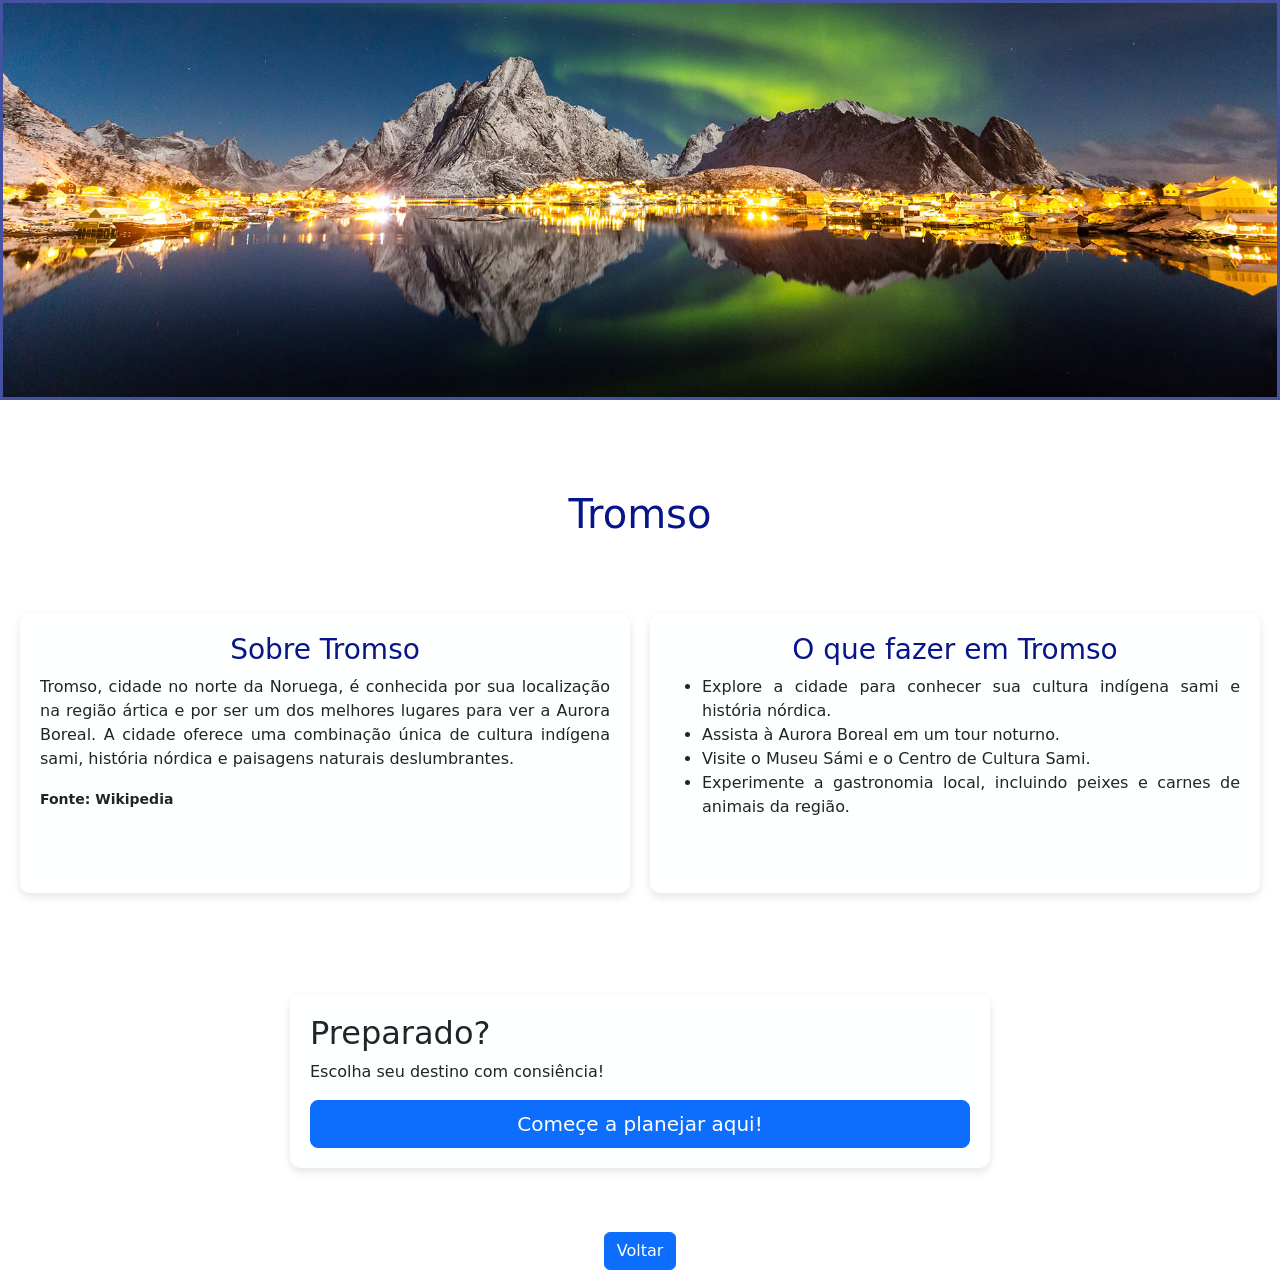
<file: Front-End/Tromso.html>
<!DOCTYPE html>
<html lang="pt-br">

<head>
    <meta charset="UTF-8">
    <meta name="viewport" content="width=device-width, initial-scale=1.0">

    <link href="https://cdn.jsdelivr.net/npm/bootstrap@5.3.3/dist/css/bootstrap.min.css" rel="stylesheet">
    <link href="./CSS/style.css" rel="stylesheet">
    <title>Tromso</title>


</head>

<body>

    <div id="carouselTromso" class="carousel slide" data-bs-ride="carousel">

        <div class="carousel-inner">
            <div class="carousel-item active">
                <img src="./IMG/TROMSOLINDAO.jfif" class="d-block w-100" alt="Destino"
                    style="border: solid 3px #4452a1">
                <div class="carousel-caption">

                </div>
            </div>

            <div class="carousel-item">
                <img src="./IMG/TROMSOUAU2.jfif" class="d-block w-100" style="border: solid 3px #4452a1">
                <div class="carousel-caption">
                </div>
            </div>



            <div class="carousel-item">
                <img src="./IMG/TROMSOTUDODEBOM3.jpg" class="d-block w-100" style="border: solid 3px #4452a1">
                <div class="carousel-caption">

                </div>
            </div>

        </div>
    </div>




    <h1 style="text-align: center; position: relative; top: 90px;  color: rgb(8, 21, 136)">Tromso</h1>

    <br><br><br>

    <div class="container-cards">

        <div class="card1">



            <h3 style="color: rgb(8, 21, 136); align-items: center; display: flex; justify-content: center;">Sobre Tromso</h3>
            <p>Tromso, cidade no norte da Noruega, é conhecida por sua localização na região ártica e por ser um dos
                melhores lugares para ver a Aurora Boreal.
                A cidade oferece uma combinação única de cultura indígena sami, história nórdica e paisagens naturais
                deslumbrantes.</p>
            <p><small><b>Fonte: Wikipedia</small></b></p>
        </div>

        <div class="card2">
            <h3 style="color: rgb(8, 21, 136); align-items: center; display: flex; justify-content: center;">O que fazer em Tromso</h3>
            <ul>
                <li>Explore a cidade para conhecer sua cultura indígena sami e história nórdica.</li>
                <li>Assista à Aurora Boreal em um tour noturno.</li>
                <li>Visite o Museu Sámi e o Centro de Cultura Sami.</li>
                <li>Experimente a gastronomia local, incluindo peixes e carnes de animais da região.</li>
            </ul>
        </div>
    </div>




    
    <div class="containerprep">
        <div class="Preparado">
            <h2>Preparado?</h2>


            <p>Escolha seu destino com consiência!</p>
            <a href="Planejamento.html" class="btn btn-primary btn-lg">
                Começe a planejar aqui!
            </a>
        </div>
    </div>

    <br><br>


    <div class="botao">
        <a href="./Locais.html" class="btn btn-primary" ;>Voltar</a>
    </div>
    <style>
        .container-cards {
            display: flex;
            justify-content: center;
            align-items: center;
            height: 50vh;
            padding: 20px;
            gap: 20px;
        }

        .card1 {
            background-color: rgb(254, 255, 255);
            padding: 20px;
            border-radius: 10px;
            box-shadow: 0 4px 8px rgba(0, 0, 0, 0.1);
            width: 100%;
            height: 280px;
            min-height: 100px;
            max-height: 350px;
            text-align: justify;

        }

        .card2 {
            background-color: rgb(254, 255, 255);
            padding: 20px;
            border-radius: 10px;
            box-shadow: 0 4px 8px rgba(0, 0, 0, 0.1);
            width: 100%;
            height: 280px;
            min-height: 100px;
            max-height: 350px;
            text-align: justify;

        }

        .p {
            text-align: justify;
            font-size: 34px;
        }



        .botao {
            display: flex;
            justify-content: center;
            position: relative;
            top: -85px;
        }
    </style>

    <script src="https://cdn.jsdelivr.net/npm/bootstrap@5.3.3/dist/js/bootstrap.bundle.min.js"></script>
</body>

</html>
</file>
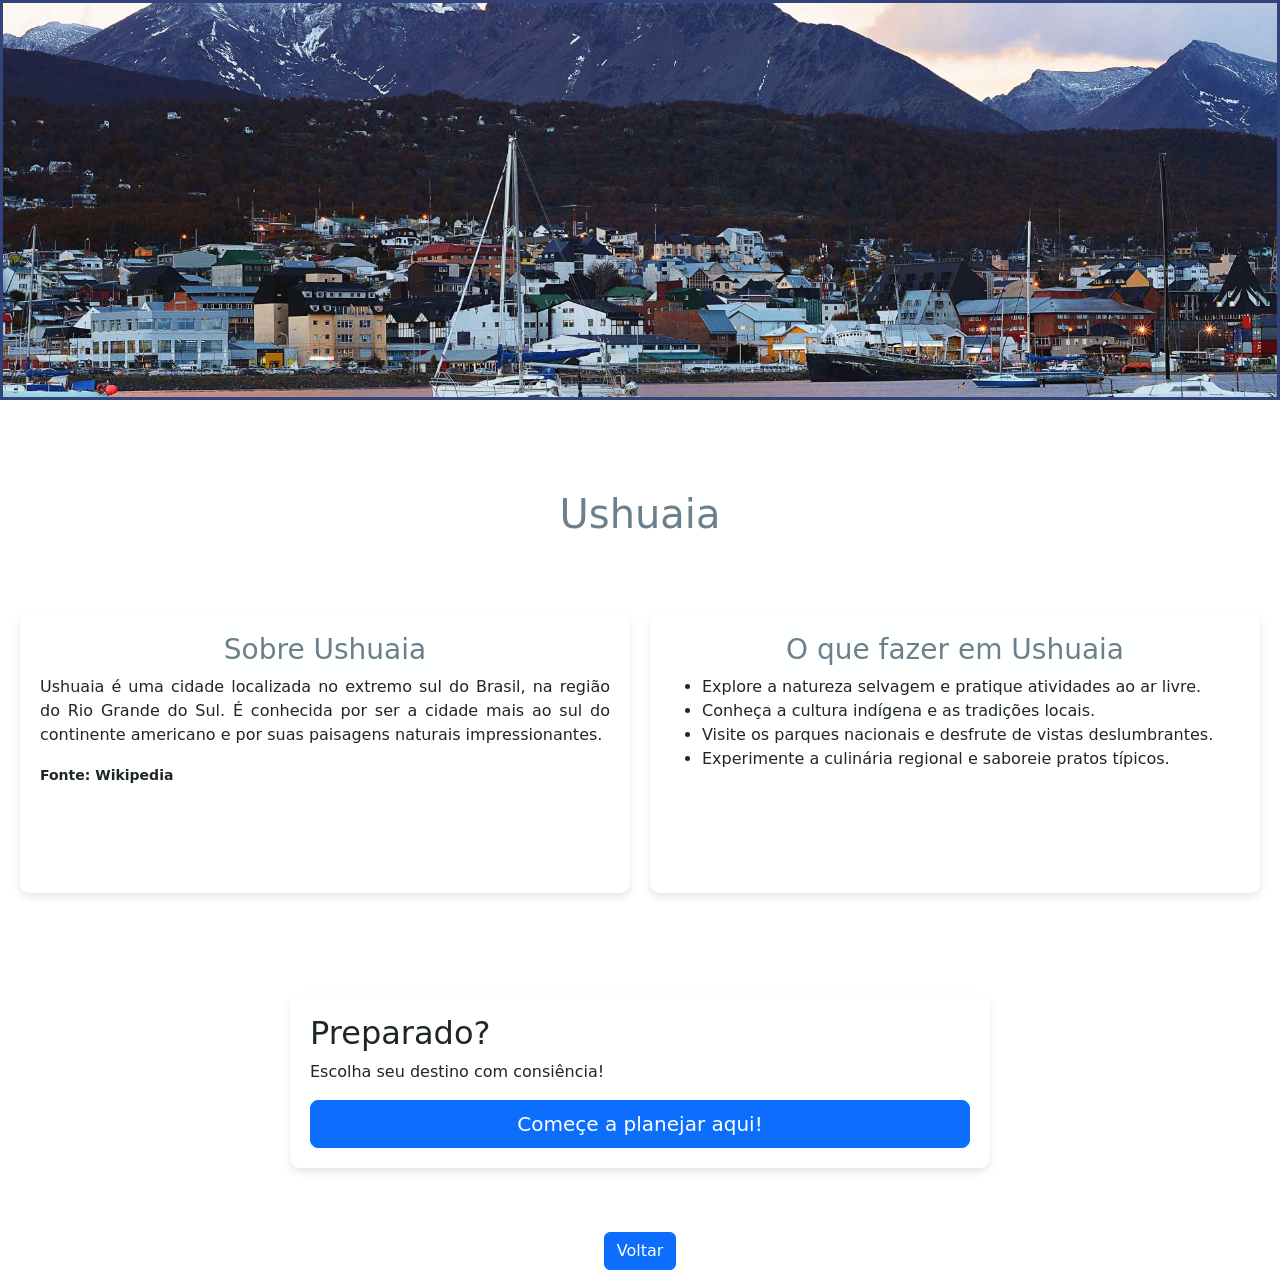
<file: Front-End/Ushuaia.html>
<!DOCTYPE html>
<html lang="pt-br">

<head>
    <meta charset="UTF-8">
    <meta name="viewport" content="width=device-width, initial-scale=1.0">

    <link href="https://cdn.jsdelivr.net/npm/bootstrap@5.3.3/dist/css/bootstrap.min.css" rel="stylesheet">
    <link href="./CSS/style.css" rel="stylesheet">
    <title>Ushuaia</title>


</head>

<body>




    <div id="carouselUshuaia" class="carousel slide" data-bs-ride="carousel">

        <div class="carousel-inner">
            <div class="carousel-item active">
                <img src="./IMG/EITCHAQUEEMUTCHUBONETO.jpg" class="d-block w-100" alt="Destino"
                    style="border: solid 3px #314379">
                <div class="carousel-caption">

                </div>
            </div>

            <div class="carousel-item">
                <img src="./IMG/UshuaiAA.jpg" class="d-block w-100" style="border: solid 3px #314379">
                <div class="carousel-caption">
                </div>
            </div>



            <div class="carousel-item">
                <img src="./IMG/NOVOUSHUAIA.jpg" class="d-block w-100" style="border: solid 3px #314379">
                <div class="carousel-caption">

                </div>
            </div>

        </div>
    </div>




    <h1 style="text-align: center; position: relative; top: 90px;  color: rgb(107, 128, 139)">Ushuaia</h1>

    <br><br><br>

    <div class="container-cards">

        <div class="card1">



            <h3 style="color: rgb(107, 128, 139); align-items: center; display: flex; justify-content: center;">Sobre
                Ushuaia</h3>
            <p>Ushuaia é uma cidade localizada no extremo sul do Brasil, na região do Rio Grande do Sul.
                É conhecida por ser a cidade mais ao sul do continente americano e por suas paisagens naturais
                impressionantes.</p>
            <p><small><b>Fonte: Wikipedia</small></b></p>
        </div>

        <div class="card2">
            <h3 style="color: rgb(107, 128, 139); align-items: center; display: flex; justify-content: center;">O que
                fazer em Ushuaia</h3>
            <ul>
                <li>Explore a natureza selvagem e pratique atividades ao ar livre.</li>
                <li>Conheça a cultura indígena e as tradições locais.</li>
                <li>Visite os parques nacionais e desfrute de vistas deslumbrantes.</li>
                <li>Experimente a culinária regional e saboreie pratos típicos.
            </ul>
        </div>
    </div>


    <div class="containerprep">
        <div class="Preparado">
            <h2>Preparado?</h2>


            <p>Escolha seu destino com consiência!</p>
            <a href="Planejamento.html" class="btn btn-primary btn-lg">
                Começe a planejar aqui!
            </a>
        </div>
    </div>

    <br><br>

    <div class="botao">
        <a href="./Locais.html" class="btn btn-primary" ;>Voltar</a>
    </div>








    <style>
        .container-cards {
            display: flex;
            justify-content: center;
            align-items: center;
            height: 50vh;
            padding: 20px;
            gap: 20px;
        }

        .card1 {
            background-color: rgb(254, 255, 255);
            padding: 20px;
            border-radius: 10px;
            box-shadow: 0 4px 8px rgba(0, 0, 0, 0.1);
            width: 100%;
            height: 280px;
            min-height: 100px;
            max-height: 350px;
            text-align: justify;

        }

        .card2 {
            background-color: rgb(254, 255, 255);
            padding: 20px;
            border-radius: 10px;
            box-shadow: 0 4px 8px rgba(0, 0, 0, 0.1);
            width: 100%;
            height: 280px;
            min-height: 100px;
            max-height: 350px;
            text-align: justify;

        }

        .p {
            text-align: justify;
            font-size: 34px;
        }



        .botao {
            display: flex;
            justify-content: center;
            position: relative;
            top: -85px;
        }
    </style>

    <script src="https://cdn.jsdelivr.net/npm/bootstrap@5.3.3/dist/js/bootstrap.bundle.min.js"></script>
</body>

</html>
</file>
<file: style.css>
.card-img-top {
  height: 220px;
  width: auto;
}

.carousel-item img {

  height: 400px;
  object-fit: cover;

}

.card {
  height: 100%;
  transition: 0.3s;
}

.card:hover {

  transform: translateY(-5px);
}

/* Caixa principal do Modal */

.modal-content {

  border: none;
  border-radius: 18px;
  overflow: hidden;


  /* Sombra ao redor da janela */

  box-shadow: 0 10px 30px rgba(0, 0, 0, 0.25);
}


/* -----------------------------------------------------​
  
     CABEÇALHO DO MODAL​
  
  ----------------------------------------------------- */

.modal-header {

  padding: 20px 25px;


  /* Remove a linha padrão do Bootstrap */

  border-bottom: none;

  color: aqua;

  background-color: #ffffff;
}


/* Corpo do Modal */

.modal-body {

  padding: 30px;

  font-size: 1rem;

  line-height: 1.7;

  text-align: justify;

}



/* Imagem dentro do Modal */

.modal-body img {

  width: 510px;

  border-radius: 12px;

  margin-bottom: 20px;

  height: 300px;
}


/* Rodapé do Modal */

.modal-footer {

  padding: 10px 25px;

  border-top: none;

  background-color: #f8f9fa;

}


/* Botões do Modal */

.modal .btn {

  border-radius: 10px;

  color: rgb(0, 0, 0);

  background-color: #e9ecef00;
  border-color: rgb(0, 0, 0);
  padding: 8px 20px;

}

/* -----------------------------------------------------​

   CAIXA PRINCIPAL​

   ----------------------------------------------------- */

/* Cria uma caixa separada para o Accordion. O max-width evita que fique muito largo. */

.faq-box {

  max-width: 850px;
  /* Centraliza a caixa */

  margin: 0 auto;

  /* Espaçamento interno */

  padding: 35px;

  /* Fundo da caixa */

  background-color: #ffffff;
  /* Cantos arredondados */

  border-radius: 18px;
  /* Borda */

  border: 1px solid #e9ecef;
  /* Sombra para criar sensação de elevação */

  box-shadow: 0 8px 25px rgba(0, 0, 0, 0.12);
}


/* -----------------------------------------------------​

   ÁREA DO ACCORDION​

   ----------------------------------------------------- */

.faq-box .accordion {

  width: 100%;

}

/* -----------------------------------------------------​
  
     CADA PERGUNTA​
  
     ----------------------------------------------------- */

.faq-box .accordion-item {

  /* Remove a borda padrão */

  border: none;

  /* Espaço entre as perguntas */

  margin-bottom: 15px;

  /* Arredonda cada "gaveta" */

  border-radius: 12px;

  /* Mantém o conteúdo dentro do arredondamento */

  overflow: hidden;

  /* Pequena sombra em cada item */

  box-shadow: 0 3px 10px rgba(0, 0, 0, 0.08);

}


/* EFEITO AO CLICAR */

/* Remove o contorno padrão que aparece quando o botão recebe foco. */

.faq-box .accordion-button:focus {

  box-shadow: none;

}

/* ÁREA DA RESPOSTA */

.faq-box .accordion-body {

  /* Espaçamento interno maior */

  padding: 25px;

  /* Espaçamento entre linhas */

  line-height: 1.7;
  /* Fundo da resposta */

  background-color: #ffffff;

}

/* BOTÃO DA PERGUNTA */

.faq-box .accordion-button {

  /* Espaçamento interno */

  padding: 20px 22px;
  /* Tamanho do texto */

  font-size: 1rem;
  /* Deixa a pergunta em destaque *​/
  
    font-weight: 600;
  
    /* Cor de fundo */

  background-color: #f8f9fa;

}

/* PERGUNTA ABERTA */

.faq-box .accordion-button:not(.collapsed) {

  background-color: #e9ecef;
  /* Remove sombra padrão */

  box-shadow: none;
}


/* TITULO DO MODAL */

.modal-title1 {
  font-size: 1.5rem;
  font-weight: 700;
  color: rgb(93, 182, 93);


}

.modal-title2 {
  font-size: 1.5rem;
  font-weight: 700;
  color: rgb(49, 129, 219);
}

.modal-title3 {
  font-size: 1.5rem;
  font-weight: 700;
  color: rgb(32, 94, 35);
  text-align: justify;

}



/* AQUI É SOBRE OS LOCAIS */

.apresentacao {
  margin-top: 20px;
  margin-bottom: 20px;
  font-size: 1.5rem;
  font-weight: 700;

}

.card-text {
  text-align: justify;
  font-size: 90%;
  font-weight: 400;

}


.Preparado {
  background-color: rgb(254, 255, 255);
  padding: 20px;
  border-radius: 10px;
  box-shadow: 0 4px 8px rgba(0, 0, 0, 0.1);
  width: 700px;
  height: auto;
  text-align: justify;
  display: flex;
  flex-direction: column;
  justify-content: center;

}

.containerprep {
  display: flex;
  justify-content: center;
  align-items: center;
  height: 200px;
}



















img {
  max-width: 100%;
}

.card-img-top {
  width: 100%;
  object-fit: cover;
}

.row .card {
  width: 100% !important;
}

.modal-body img {
  width: 100%;
  height: auto;
}

.Preparado {
  width: 100%;
  max-width: 700px;
}

.containerprep {
  height: auto;
  min-height: 200px;
  padding: 1rem 0;
}

@media (max-width: 768px) {
  .carousel-item img {
    height: 300px;
  }

  .carousel-caption h2 {
    font-size: 22px;
  }

  .carousel-caption p {
    font-size: 14px;
  }

  .modal-header,
  .modal-footer {
    padding: 12px;
  }

  .modal-body {
    padding: 15px;
  }

  .faq-box {
    padding: 15px;
  }

  .faq-box .accordion-body {
    padding: 15px;
  }

  .grid.text-center.grid-cols-4 {
    justify-content: center !important;
    padding: 0 15px;
  }

  .grid.text-center.grid-cols-4 > div {
    flex: 1 1 270px;
  }

  .card.card-row {
    width: 100%;
    max-width: 100% !important;
  }

  .card-img-start {
    height: 220px !important;
    object-fit: cover;
  }

  .cabecalho {
    height: 250px !important;
  }

  body > h3 {
    position: static !important;
    margin: 20px 0 10px;
  }

  .container-cards {
    height: auto !important;
    padding: 0 15px 15px;
  }

  .card1 {
    width: 100% !important;
    padding: 15px;
  }

  .botao {
    position: static !important;
    padding: 0 15px 20px;
  }
}
</file>
<file: Front-End/CSS/style.css>
.card-img-top {
  height: 220px;
  width: auto;
}

.carousel-item img {

  height: 400px;
  object-fit: cover;

}

.card {
  height: 100%;
  transition: 0.3s;
}

.card:hover {

  transform: translateY(-5px);
}

/* Caixa principal do Modal */

.modal-content {

  border: none;
  border-radius: 18px;
  overflow: hidden;


  /* Sombra ao redor da janela */

  box-shadow: 0 10px 30px rgba(0, 0, 0, 0.25);
}


/* -----------------------------------------------------​
  
     CABEÇALHO DO MODAL​
  
  ----------------------------------------------------- */

.modal-header {

  padding: 20px 25px;


  /* Remove a linha padrão do Bootstrap */

  border-bottom: none;

  color: aqua;

  background-color: #ffffff;
}


/* Corpo do Modal */

.modal-body {

  padding: 30px;

  font-size: 1rem;

  line-height: 1.7;

  text-align: justify;

}



/* Imagem dentro do Modal */

.modal-body img {

  width: 510px;

  border-radius: 12px;

  margin-bottom: 20px;

  height: 300px;
}


/* Rodapé do Modal */

.modal-footer {

  padding: 10px 25px;

  border-top: none;

  background-color: #f8f9fa;

}


/* Botões do Modal */

.modal .btn {

  border-radius: 10px;

  color: rgb(0, 0, 0);

  background-color: #e9ecef00;
  border-color: rgb(0, 0, 0);
  padding: 8px 20px;

}

/* -----------------------------------------------------​

   CAIXA PRINCIPAL​

   ----------------------------------------------------- */

/* Cria uma caixa separada para o Accordion. O max-width evita que fique muito largo. */

.faq-box {

  max-width: 850px;
  /* Centraliza a caixa */

  margin: 0 auto;

  /* Espaçamento interno */

  padding: 35px;

  /* Fundo da caixa */

  background-color: #ffffff;
  /* Cantos arredondados */

  border-radius: 18px;
  /* Borda */

  border: 1px solid #e9ecef;
  /* Sombra para criar sensação de elevação */

  box-shadow: 0 8px 25px rgba(0, 0, 0, 0.12);
}


/* -----------------------------------------------------​

   ÁREA DO ACCORDION​

   ----------------------------------------------------- */

.faq-box .accordion {

  width: 100%;

}

/* -----------------------------------------------------​
  
     CADA PERGUNTA​
  
     ----------------------------------------------------- */

.faq-box .accordion-item {

  /* Remove a borda padrão */

  border: none;

  /* Espaço entre as perguntas */

  margin-bottom: 15px;

  /* Arredonda cada "gaveta" */

  border-radius: 12px;

  /* Mantém o conteúdo dentro do arredondamento */

  overflow: hidden;

  /* Pequena sombra em cada item */

  box-shadow: 0 3px 10px rgba(0, 0, 0, 0.08);

}


/* EFEITO AO CLICAR */

/* Remove o contorno padrão que aparece quando o botão recebe foco. */

.faq-box .accordion-button:focus {

  box-shadow: none;

}

/* ÁREA DA RESPOSTA */

.faq-box .accordion-body {

  /* Espaçamento interno maior */

  padding: 25px;

  /* Espaçamento entre linhas */

  line-height: 1.7;
  /* Fundo da resposta */

  background-color: #ffffff;

}

/* BOTÃO DA PERGUNTA */

.faq-box .accordion-button {

  /* Espaçamento interno */

  padding: 20px 22px;
  /* Tamanho do texto */

  font-size: 1rem;
  /* Deixa a pergunta em destaque *​/
  
    font-weight: 600;
  
    /* Cor de fundo */

  background-color: #f8f9fa;

}

/* PERGUNTA ABERTA */

.faq-box .accordion-button:not(.collapsed) {

  background-color: #e9ecef;
  /* Remove sombra padrão */

  box-shadow: none;
}


/* TITULO DO MODAL */

.modal-title1 {
  font-size: 1.5rem;
  font-weight: 700;
  color: rgb(93, 182, 93);


}

.modal-title2 {
  font-size: 1.5rem;
  font-weight: 700;
  color: rgb(49, 129, 219);
}

.modal-title3 {
  font-size: 1.5rem;
  font-weight: 700;
  color: rgb(32, 94, 35);
  text-align: justify;

}



/* AQUI É SOBRE OS LOCAIS */

.apresentacao {
  margin-top: 20px;
  margin-bottom: 20px;
  font-size: 1.5rem;
  font-weight: 700;

}

.card-text {
  text-align: justify;
  font-size: 90%;
  font-weight: 400;

}


.Preparado {
  background-color: rgb(254, 255, 255);
  padding: 20px;
  border-radius: 10px;
  box-shadow: 0 4px 8px rgba(0, 0, 0, 0.1);
  width: 700px;
  height: auto;
  text-align: justify;
  display: flex;
  flex-direction: column;
  justify-content: center;

}

.containerprep {
  display: flex;
  justify-content: center;
  align-items: center;
  height: 200px;
}



















img {
  max-width: 100%;
}

.card-img-top {
  width: 100%;
  object-fit: cover;
}

.locais-grid .destino-card {
  width: 100%;
}

.locais-grid .card-img-start {
  width: 100%;
  height: 300px;
  object-fit: cover;
}

.destino-cards .card-body,
.locais-grid .card-body {
  display: flex;
  flex-direction: column;
}

.destino-cards .card-title,
.locais-grid .card-title {
  text-align: center;
}

.destino-cards .card-body .badge {
  align-self: flex-start;
}

.destino-cards .card-text,
.locais-grid .card-text {
  text-align: justify;
}

.destino-cards .card-body .btn,
.locais-grid .card-body .btn {
  align-self: center;
  margin-top: auto;
}

.row .card {
  width: 100% !important;
}

.modal-body img {
  width: 100%;
  height: auto;
}

.Preparado {
  width: 100%;
  max-width: 700px;
}

.containerprep {
  height: auto;
  min-height: 200px;
  padding: 1rem 0;
}

.container-cards {
  height: auto !important;
  min-height: 50vh;
}

.container-cards .card1,
.container-cards .card2 {
  height: auto !important;
  min-height: 280px !important;
  max-height: none !important;
}

.containerprep {
  height: auto !important;
}

.containerformulario {
  box-sizing: border-box;
  height: auto !important;
  min-height: 100vh;
  padding: 1rem;
}

.containerformulario .cardformulario {
  width: 100%;
  max-width: 800px;
}

.containerformulario .form-control {
  width: 100% !important;
}

.botao {
  position: static !important;
  top: auto !important;
}

@media (max-width: 768px) {
  .carousel-item img {
    height: 300px;
  }

  .carousel-caption h2 {
    font-size: 22px;
  }

  .carousel-caption p {
    font-size: 14px;
  }

  .modal-header,
  .modal-footer {
    padding: 12px;
  }

  .modal-body {
    padding: 15px;
  }

  .faq-box {
    padding: 15px;
  }

  .faq-box .accordion-body {
    padding: 15px;
  }

  .locais-grid .card-img-start {
    height: 220px;
  }

  .cabecalho {
    height: 250px !important;
  }

  body > h3 {
    position: static !important;
    margin: 20px 0 10px;
  }

  .container-cards {
    flex-direction: column;
    align-items: stretch;
    height: auto !important;
    padding: 0 15px 15px !important;
  }

  .container-cards .card1,
  .container-cards .card2 {
    width: 100% !important;
    min-height: 0 !important;
  }

  .card1 {
    width: 100% !important;
    padding: 15px;
  }

  .botao {
    position: static !important;
    padding: 0 15px 20px;
  }
}
</file>
